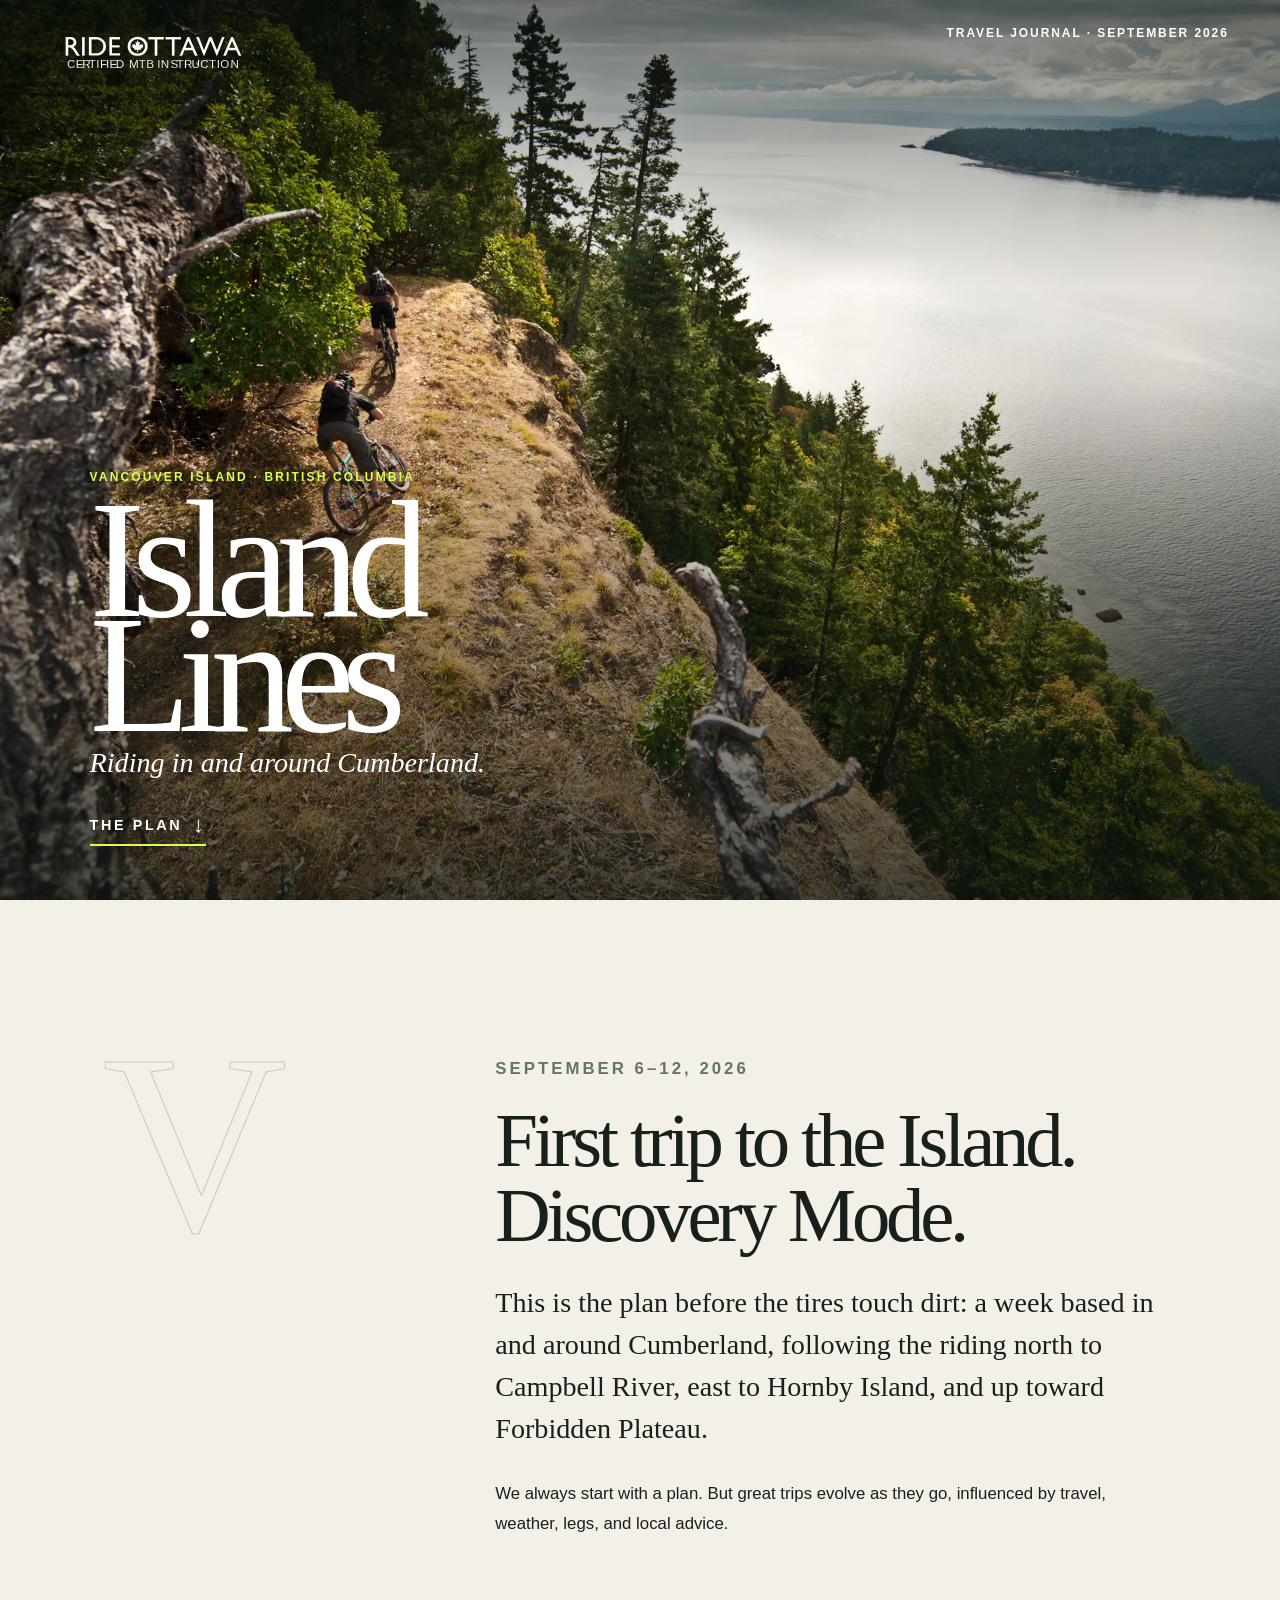
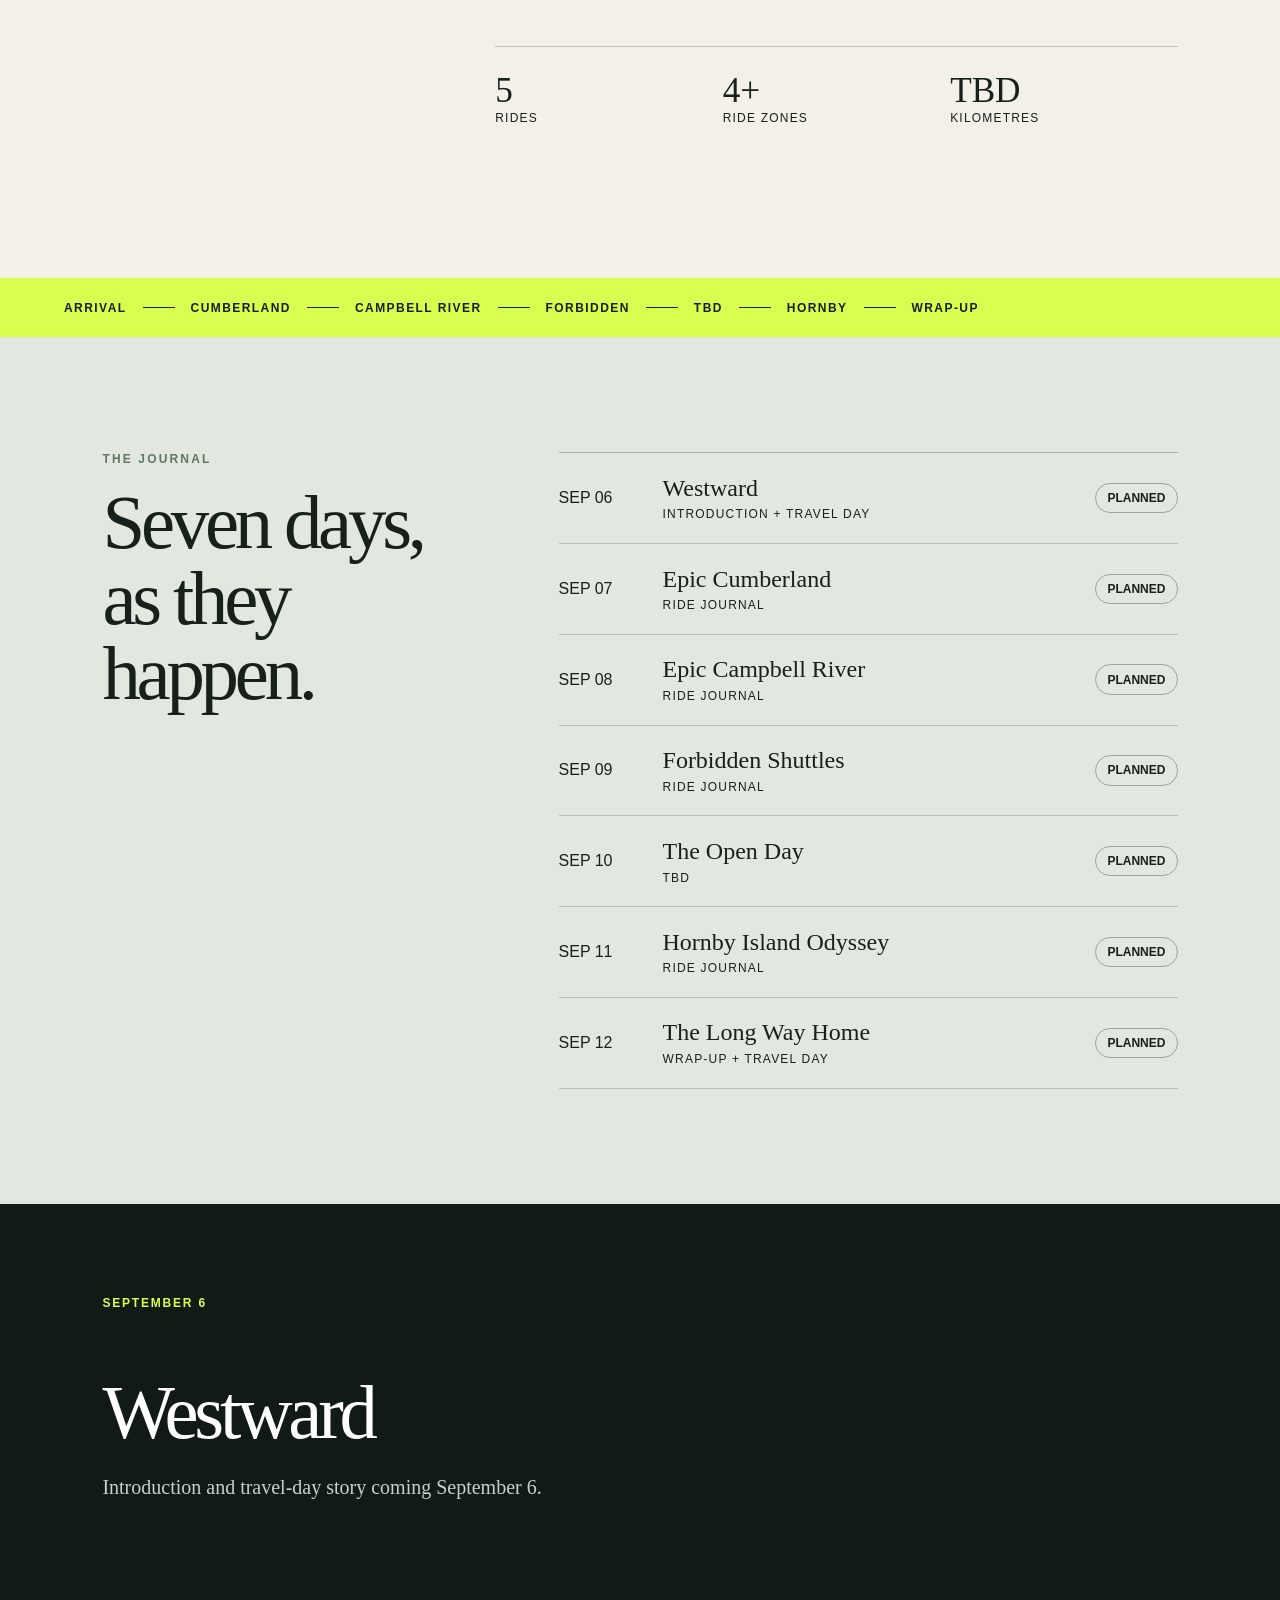
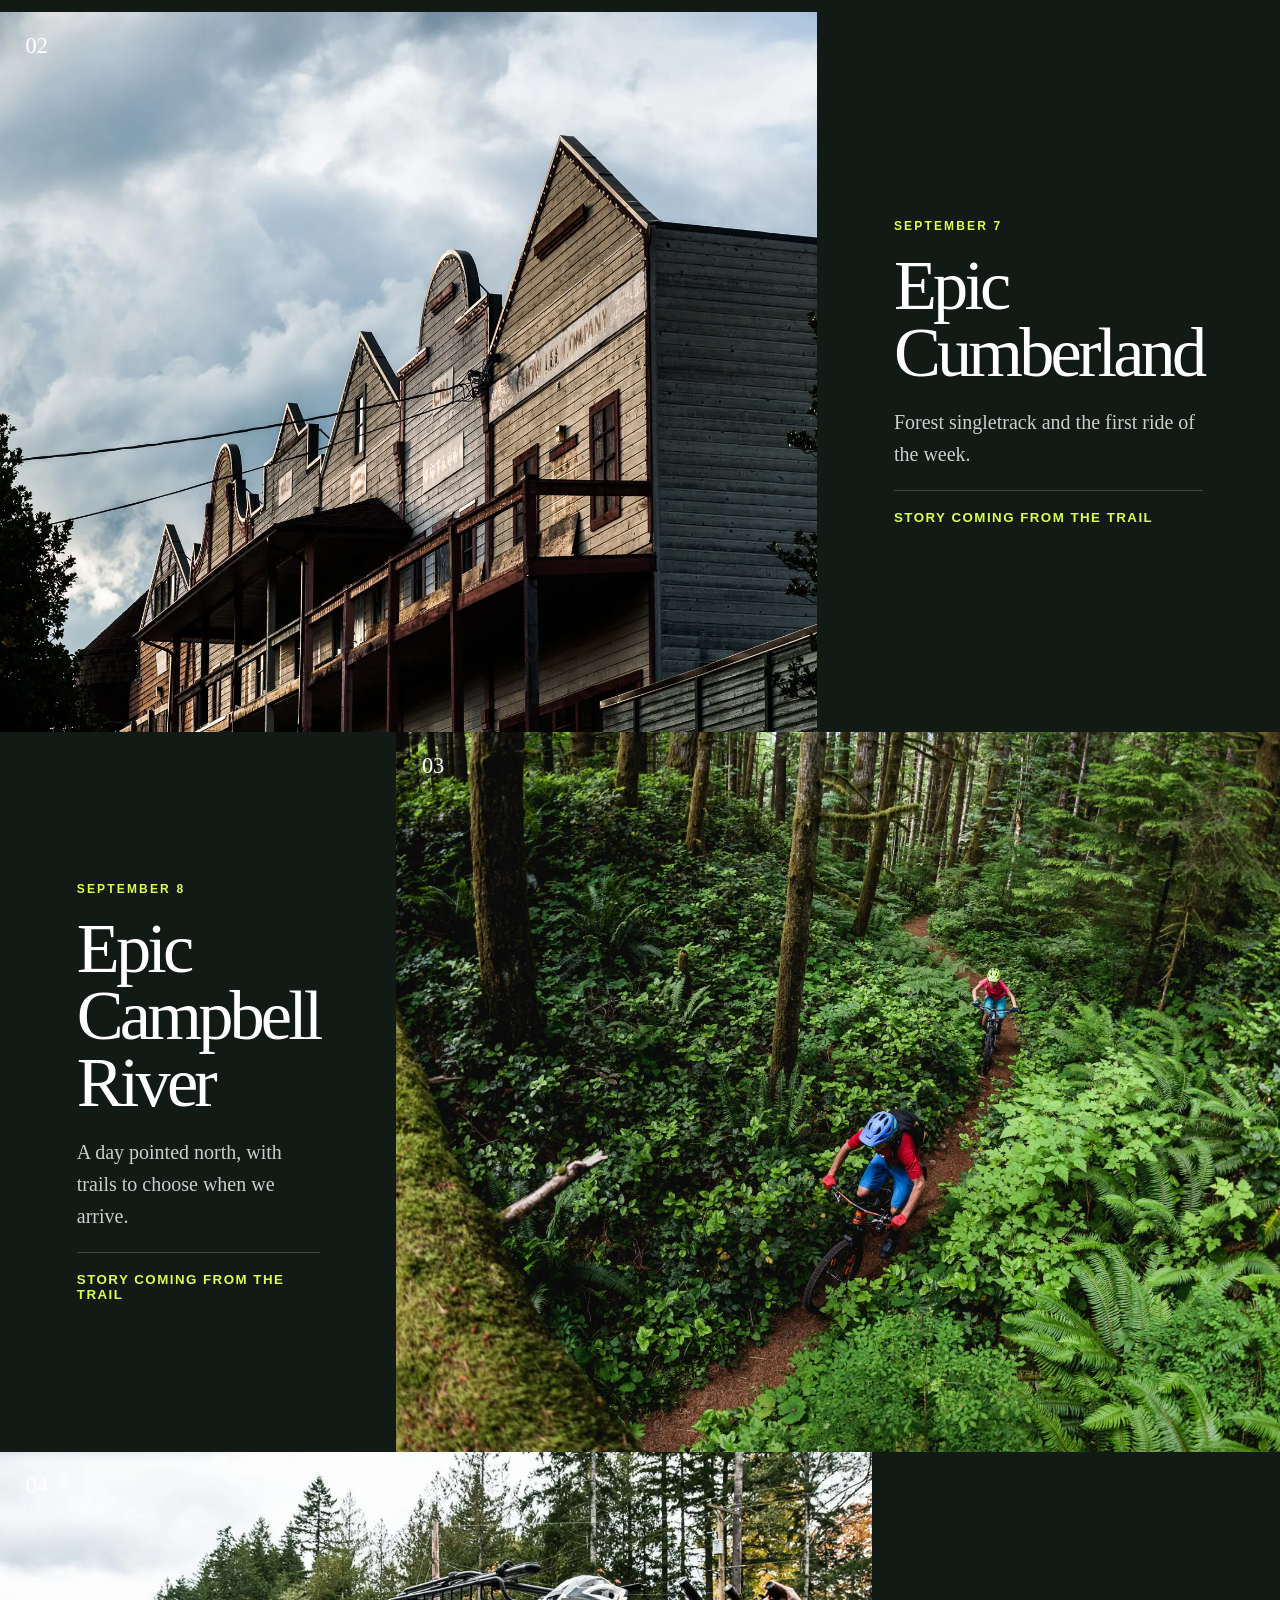
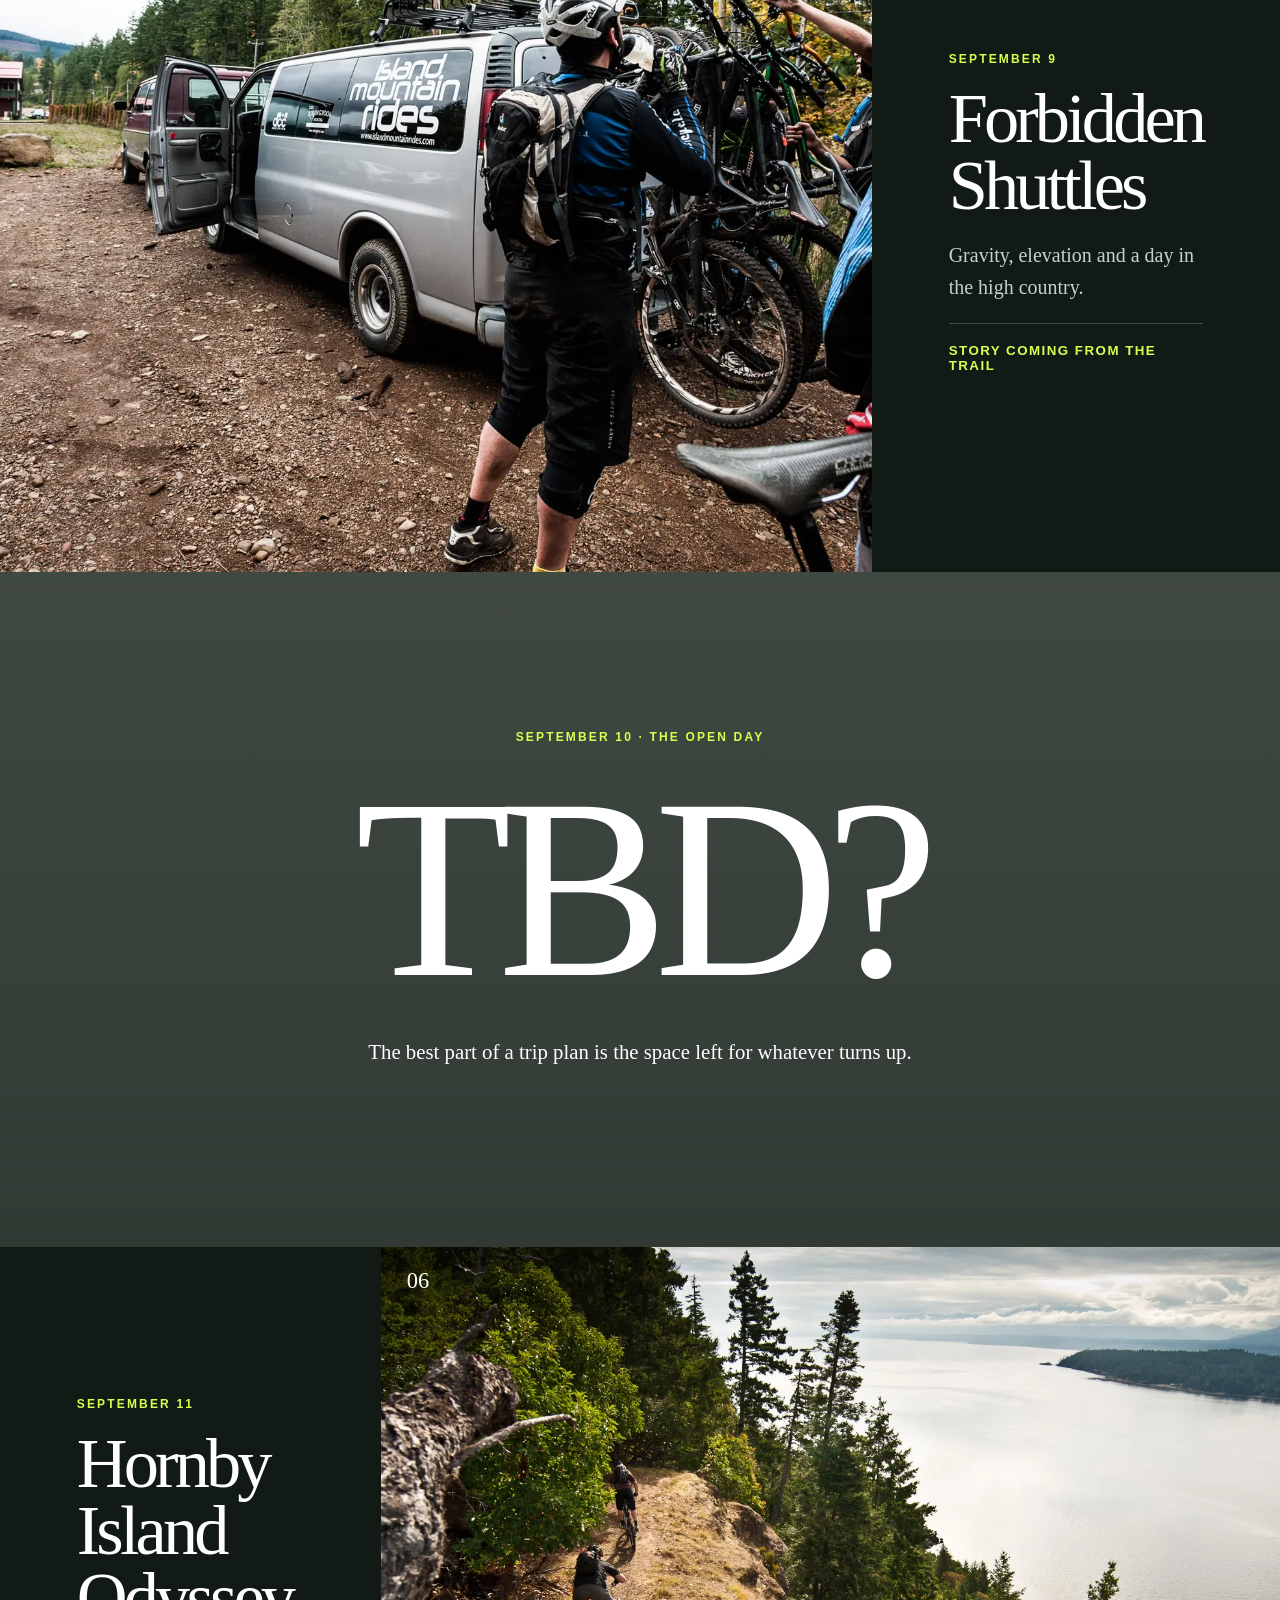
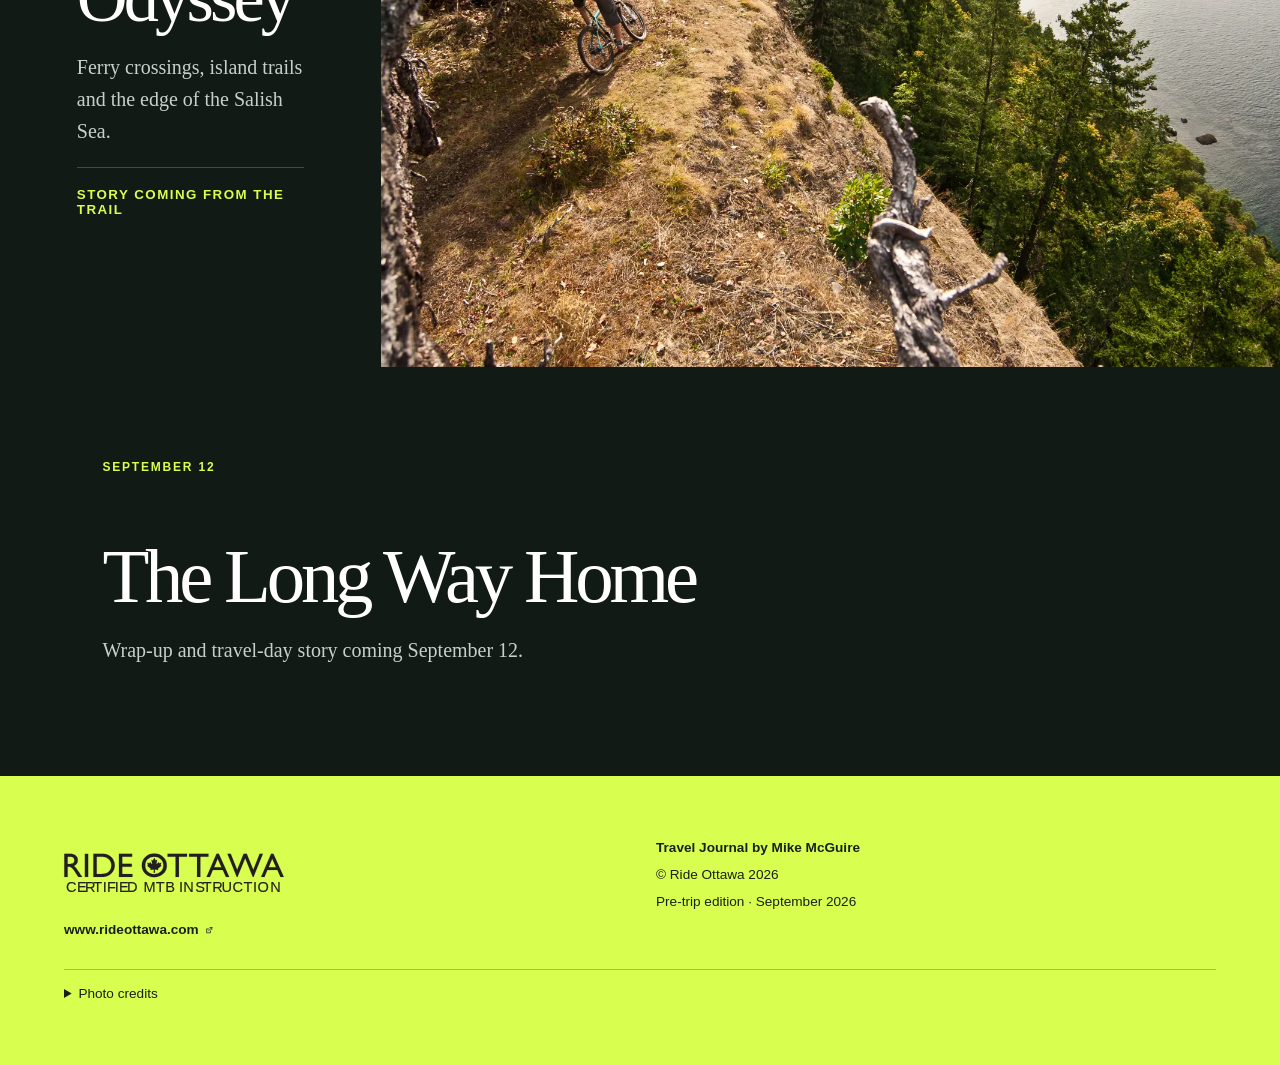
<file: index.html>
<!doctype html>
<html lang="en">
<head>
  <meta charset="utf-8">
  <meta name="viewport" content="width=device-width,initial-scale=1">
  <title>Island Lines | Ride Ottawa Travel Journal</title>
  <meta name="description" content="A Vancouver Island mountain-bike journey through Cumberland, Campbell River, Forbidden Plateau and Hornby Island, September 6–12, 2026.">
  <link rel="canonical" href="https://travel.rideottawa.com/">
  <meta property="og:type" content="website">
  <meta property="og:title" content="Island Lines — Riding in and around Cumberland">
  <meta property="og:description" content="Riding in and around Cumberland">
  <meta property="og:url" content="https://travel.rideottawa.com/">
  <meta property="og:image" content="https://travel.rideottawa.com/100-images/000-Main-Trip-Hero.webp">
  <meta name="twitter:card" content="summary_large_image">
  <meta name="twitter:title" content="Island Lines — Riding in and around Cumberland">
  <meta name="twitter:description" content="Riding in and around Cumberland">
  <meta name="twitter:image" content="https://travel.rideottawa.com/100-images/000-Main-Trip-Hero.webp">
  <link rel="stylesheet" href="/styles.css">
</head>
<body>
  <main>
    <section class="hero">
      <img src="/100-images/000-Main-Trip-Hero.webp" alt="Mountain bikers riding a coastal ridge above the Salish Sea on Vancouver Island">
      <div class="shade"></div>
      <div class="top"><a class="hero-brand" href="https://www.rideottawa.com/" aria-label="Visit Ride Ottawa"><img src="/100-images/logos/ride-ottawa-logo-white.svg" alt="Ride Ottawa"></a><span>TRAVEL JOURNAL · SEPTEMBER 2026</span></div>
      <div class="title"><p class="eyebrow">Vancouver Island · British Columbia</p><h1>Island<br>Lines</h1><p class="subtitle">Riding in and around Cumberland.</p><a class="down" href="#story">THE PLAN <span aria-hidden="true">↓</span></a></div>
    </section>

    <section class="intro" id="story">
      <div class="mark">V</div>
      <div class="intro-copy"><p class="eyebrow dark">September 6–12, 2026</p><h2>First trip to the Island. Discovery Mode.</h2><p class="lead">This is the plan before the tires touch dirt: a week based in and around Cumberland, following the riding north to Campbell River, east to Hornby Island, and up toward Forbidden Plateau.</p><p>We always start with a plan. But great trips evolve as they go, influenced by travel, weather, legs, and local advice.</p></div>
      <div class="facts"><div><strong>5</strong><span>rides</span></div><div><strong>4+</strong><span>ride zones</span></div><div><strong>TBD</strong><span>kilometres</span></div></div>
    </section>

    <div class="route"><span>Arrival</span><i></i><span>Cumberland</span><i></i><span>Campbell River</span><i></i><span>Forbidden</span><i></i><span>TBD</span><i></i><span>Hornby</span><i></i><span>Wrap-up</span></div>

    <section class="journal">
      <div><p class="eyebrow dark">The journal</p><h2>Seven days,<br>as they happen.</h2></div>
      <ol>
        <li><a href="#westward"><time>SEP 06</time><div><strong>Westward</strong><span>Introduction + travel day</span></div><b>Planned</b></a></li>
        <li><a href="#cumberland"><time>SEP 07</time><div><strong>Epic Cumberland</strong><span>Ride journal</span></div><b>Planned</b></a></li>
        <li><a href="#campbell-river"><time>SEP 08</time><div><strong>Epic Campbell River</strong><span>Ride journal</span></div><b>Planned</b></a></li>
        <li><a href="#forbidden-plateau"><time>SEP 09</time><div><strong>Forbidden Shuttles</strong><span>Ride journal</span></div><b>Planned</b></a></li>
        <li><a href="#open-day"><time>SEP 10</time><div><strong>The Open Day</strong><span>TBD</span></div><b>Planned</b></a></li>
        <li><a href="#hornby-island"><time>SEP 11</time><div><strong>Hornby Island Odyssey</strong><span>Ride journal</span></div><b>Planned</b></a></li>
        <li><a href="#long-way-home"><time>SEP 12</time><div><strong>The Long Way Home</strong><span>Wrap-up + travel day</span></div><b>Planned</b></a></li>
      </ol>
    </section>

    <section class="text-entry" id="westward">
      <div class="text-entry-date"><time>September 6</time></div>
      <div><h2>Westward</h2><p>Introduction and travel-day story coming September 6.</p></div>
    </section>

    <section class="chapters">
      <article id="cumberland"><figure><img src="/100-images/000-Cumberland.webp" alt="Historic wooden buildings beneath a dramatic sky in Cumberland, British Columbia"><em>02</em></figure><div><p class="eyebrow">September 7</p><h2>Epic Cumberland</h2><p>Forest singletrack and the first ride of the week.</p><small>STORY COMING FROM THE TRAIL</small></div></article>
      <article class="reverse" id="campbell-river"><figure><img src="/100-images/000-Campbell-River.webp" alt="Mountain bikers winding through dense green forest near Campbell River"><em>03</em></figure><div><p class="eyebrow">September 8</p><h2>Epic Campbell River</h2><p>A day pointed north, with trails to choose when we arrive.</p><small>STORY COMING FROM THE TRAIL</small></div></article>
      <article id="forbidden-plateau"><figure><img src="/100-images/000-Forbidden-Plateau.webp" alt="Riders loading mountain bikes onto a shuttle van at Forbidden Plateau"><em>04</em></figure><div><p class="eyebrow">September 9</p><h2>Forbidden Shuttles</h2><p>Gravity, elevation and a day in the high country.</p><small>STORY COMING FROM THE TRAIL</small></div></article>
    </section>

    <section class="unknown" id="open-day"><div><p class="eyebrow">September 10 · The open day</p><h2>TBD?</h2><p>The best part of a trip plan is the space left for whatever turns up.</p></div></section>

    <section class="chapters">
      <article class="reverse" id="hornby-island"><figure><img src="/100-images/000-Hornby-Island.webp" alt="Mountain bikers riding a coastal ridge above the water on Hornby Island"><em>06</em></figure><div><p class="eyebrow">September 11</p><h2>Hornby Island Odyssey</h2><p>Ferry crossings, island trails and the edge of the Salish Sea.</p><small>STORY COMING FROM THE TRAIL</small></div></article>
    </section>

    <section class="text-entry" id="long-way-home">
      <div class="text-entry-date"><time>September 12</time></div>
      <div><h2>The Long Way Home</h2><p>Wrap-up and travel-day story coming September 12.</p></div>
    </section>
  </main>
  <footer>
    <div class="footer-brand"><a class="footer-logo-link" href="https://www.rideottawa.com/" aria-label="Visit Ride Ottawa"><img src="/100-images/logos/ride-ottawa-logo-black.svg" alt="Ride Ottawa"></a><a class="website-link" href="https://www.rideottawa.com/" target="_blank" rel="noopener">www.rideottawa.com <svg class="external-link-icon" viewBox="0 0 24 24" fill="none" stroke="currentColor" stroke-width="1.75" aria-hidden="true"><path stroke-linecap="round" stroke-linejoin="round" d="M13.5 6H18m0 0v4.5M18 6l-7.5 7.5M15 13.5V18H6V9h4.5"/></svg></a></div>
    <div class="footer-meta"><strong>Travel Journal by Mike McGuire</strong><span>© Ride Ottawa 2026</span><span>Pre-trip edition · September 2026</span></div>
    <details><summary>Photo credits</summary><p>Photographs courtesy of <a href="https://www.islandmountainrides.com/">Island Mountain Rides</a>, Vancouver Island, BC, Canada. Photography by <a href="https://www.davesilverphotography.com/">Dave Silver Photography</a>.</p></details>
  </footer>
</body>
</html>
</file>
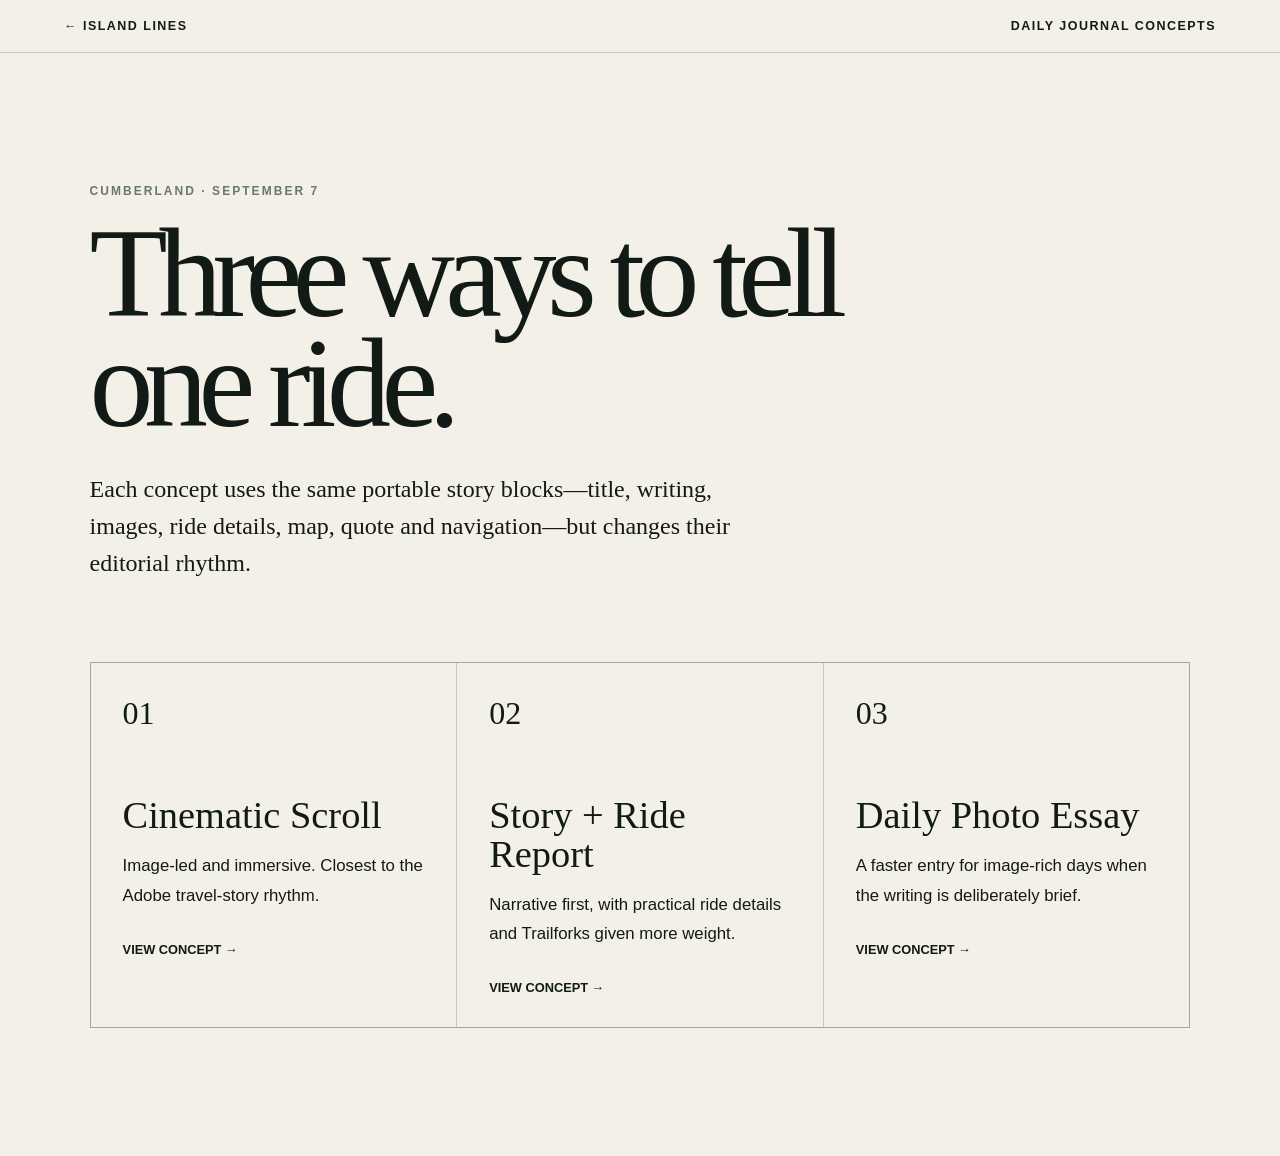
<file: concepts/index.html>
<!doctype html><html lang="en"><head><meta charset="utf-8"><meta name="viewport" content="width=device-width,initial-scale=1"><title>Daily Journal Concepts | Island Lines</title><link rel="stylesheet" href="/concepts/journal-concepts.css"></head><body class="hub"><header class="concept-nav"><a href="/">← Island Lines</a><span>Daily journal concepts</span></header><main><section class="hub-intro"><p class="kicker">Cumberland · September 7</p><h1>Three ways to tell one ride.</h1><p>Each concept uses the same portable story blocks—title, writing, images, ride details, map, quote and navigation—but changes their editorial rhythm.</p></section><section class="concept-grid"><a href="/concepts/cinematic.html"><span>01</span><h2>Cinematic Scroll</h2><p>Image-led and immersive. Closest to the Adobe travel-story rhythm.</p><b>View concept →</b></a><a href="/concepts/ride-report.html"><span>02</span><h2>Story + Ride Report</h2><p>Narrative first, with practical ride details and Trailforks given more weight.</p><b>View concept →</b></a><a href="/concepts/photo-essay.html"><span>03</span><h2>Daily Photo Essay</h2><p>A faster entry for image-rich days when the writing is deliberately brief.</p><b>View concept →</b></a></section></main></body></html>
</file>
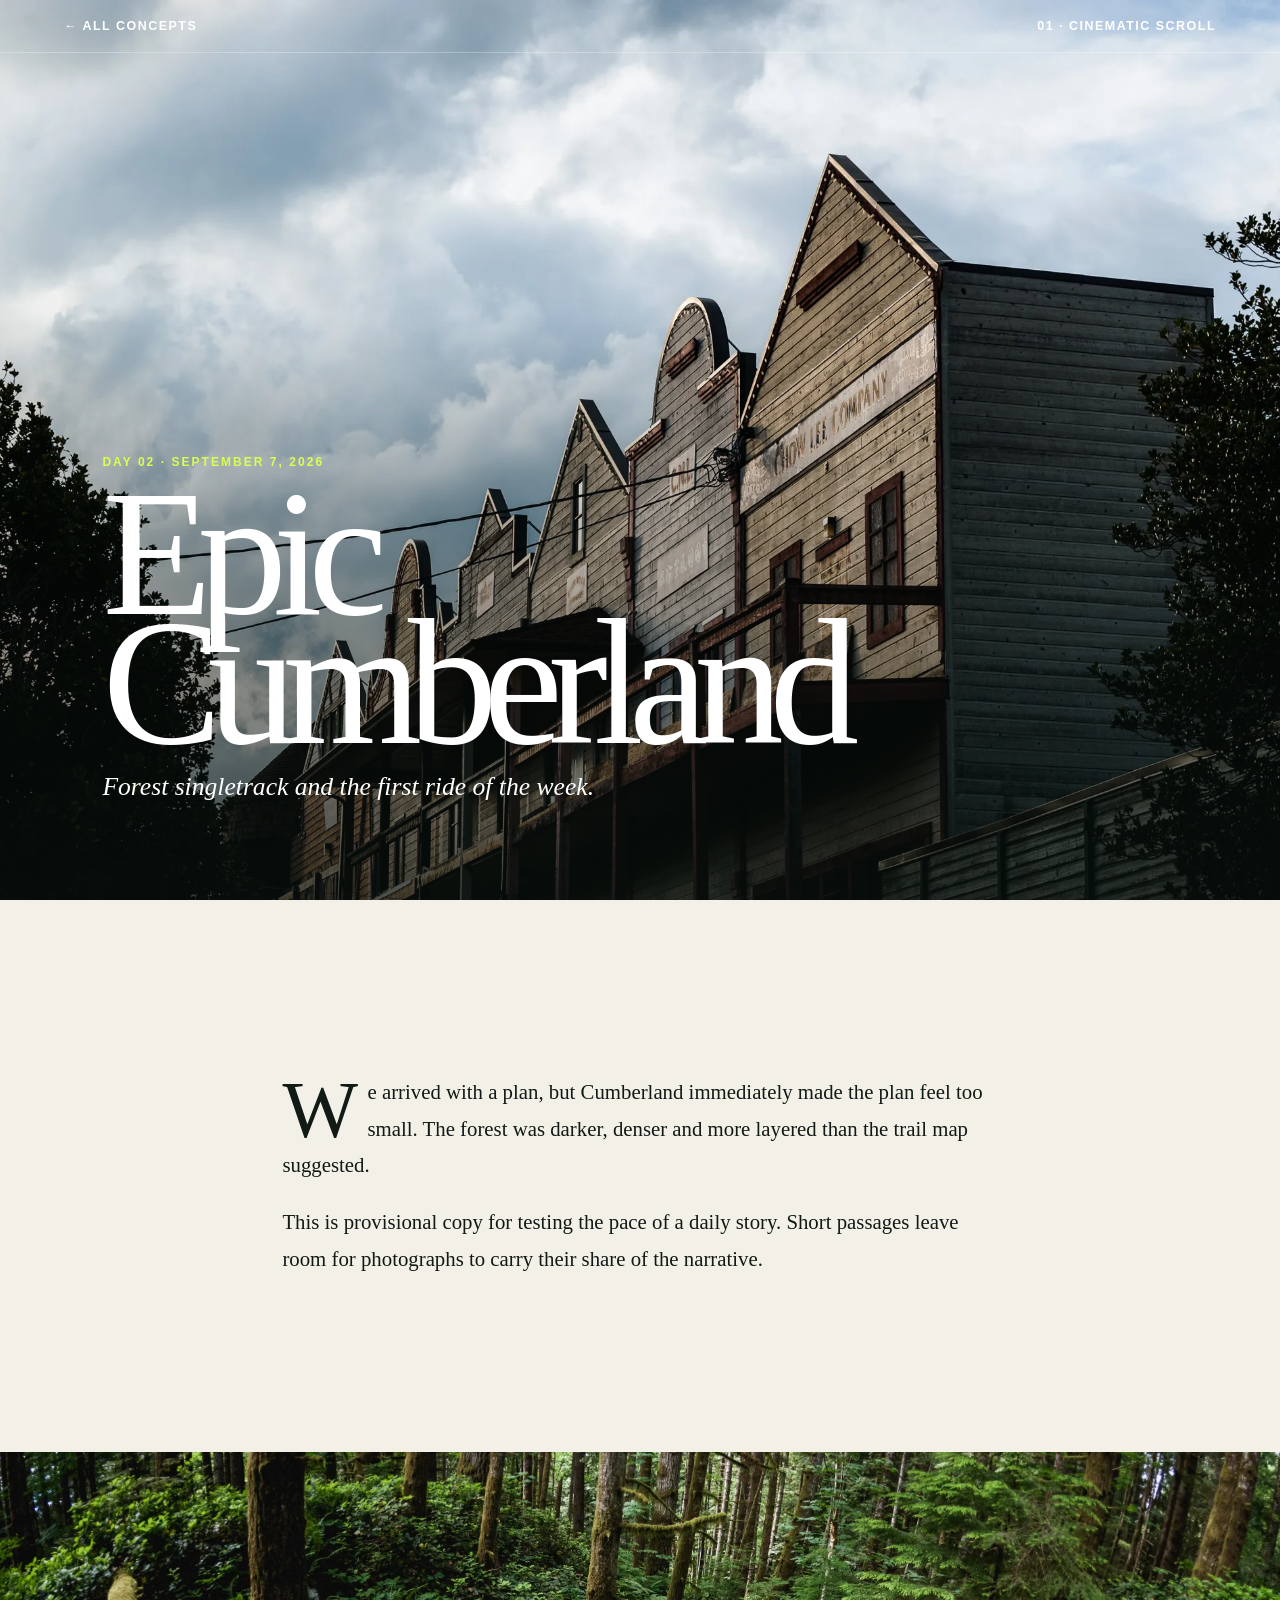
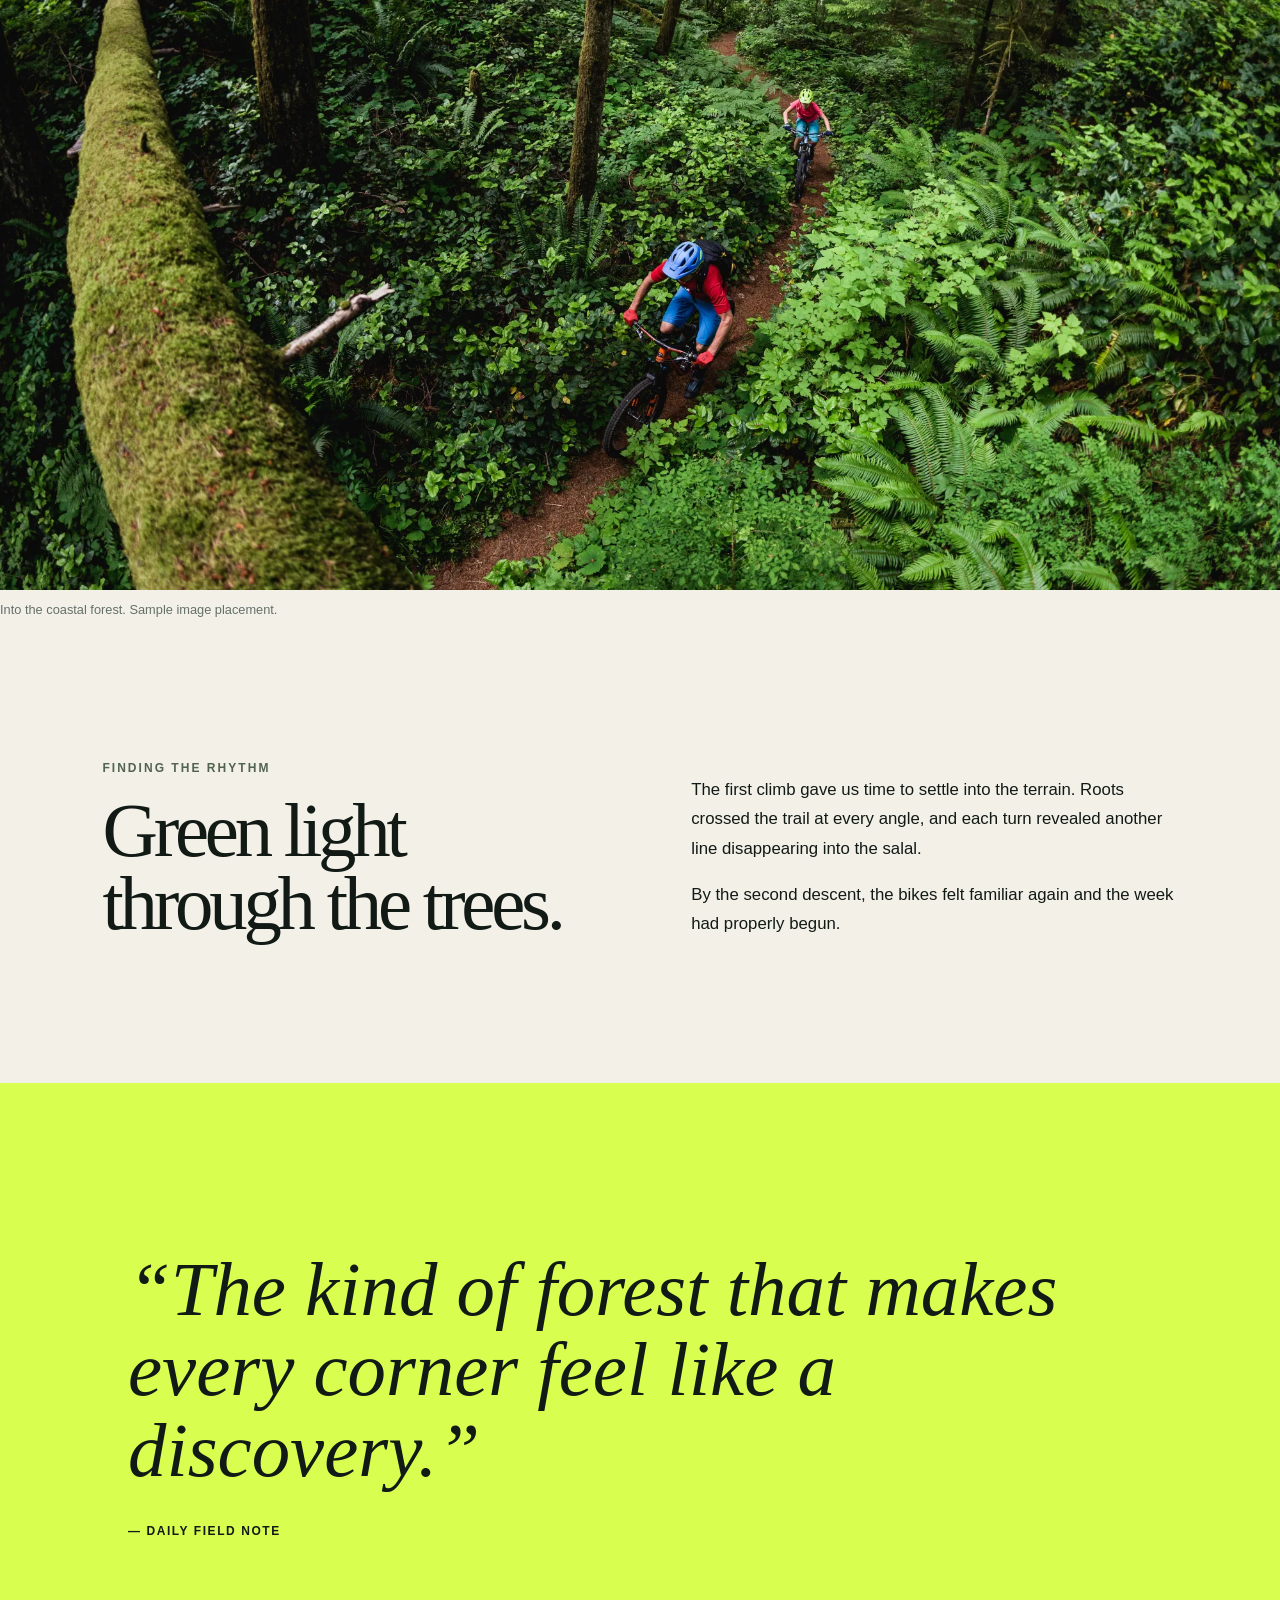
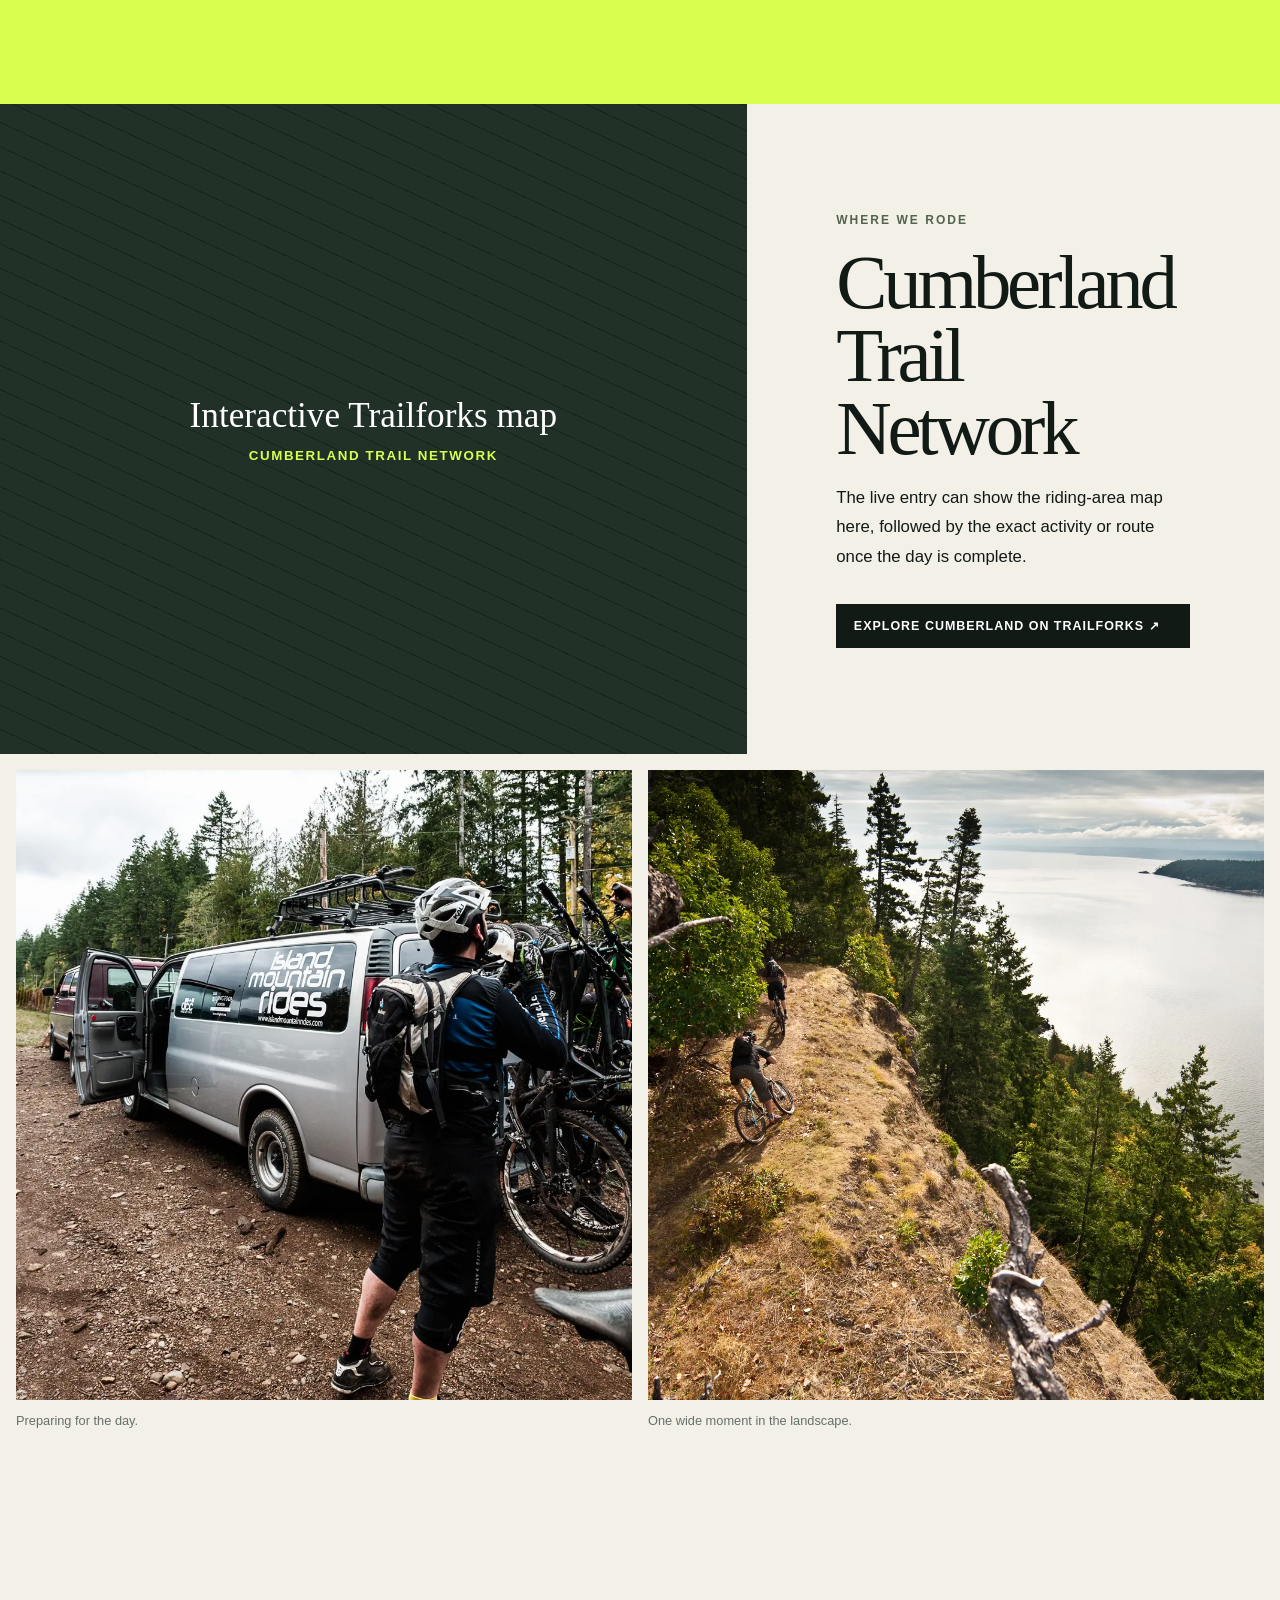
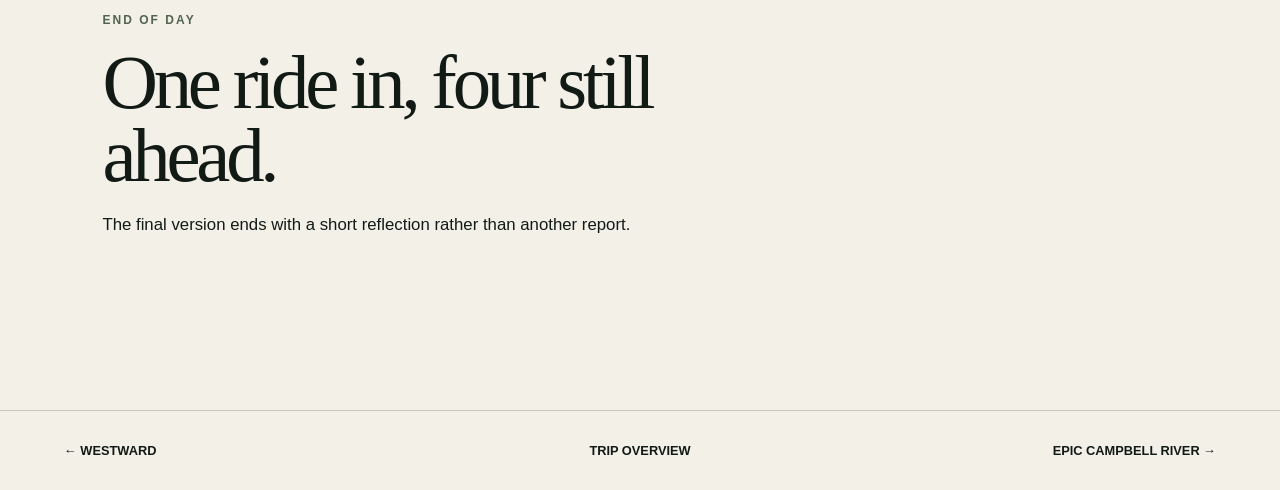
<file: concepts/cinematic.html>
<!doctype html><html lang="en"><head><meta charset="utf-8"><meta name="viewport" content="width=device-width,initial-scale=1"><title>Cinematic Scroll | Journal Concept</title><link rel="stylesheet" href="/concepts/journal-concepts.css"></head><body><header class="concept-nav dark-nav"><a href="/concepts/">← All concepts</a><span>01 · Cinematic Scroll</span></header><main class="cinematic"><section class="story-hero"><img src="/100-images/000-Cumberland.webp" alt="Historic Cumberland beneath an evening sky"><div class="story-hero-copy"><p class="kicker">Day 02 · September 7, 2026</p><h1>Epic<br>Cumberland</h1><p>Forest singletrack and the first ride of the week.</p></div></section><article><section class="opening-copy"><p class="dropcap">We arrived with a plan, but Cumberland immediately made the plan feel too small. The forest was darker, denser and more layered than the trail map suggested.</p><p>This is provisional copy for testing the pace of a daily story. Short passages leave room for photographs to carry their share of the narrative.</p></section><figure class="wide-photo"><img src="/100-images/000-Campbell-River.webp" alt="Riders moving through dense coastal forest"><figcaption>Into the coastal forest. Sample image placement.</figcaption></figure><section class="split-story"><div><p class="kicker ink">Finding the rhythm</p><h2>Green light through the trees.</h2></div><div><p>The first climb gave us time to settle into the terrain. Roots crossed the trail at every angle, and each turn revealed another line disappearing into the salal.</p><p>By the second descent, the bikes felt familiar again and the week had properly begun.</p></div></section><blockquote>“The kind of forest that makes every corner feel like a discovery.”<cite>— Daily field note</cite></blockquote><section class="map-block"><div class="map-placeholder"><span>Interactive Trailforks map</span><small>Cumberland Trail Network</small></div><div class="map-copy"><p class="kicker ink">Where we rode</p><h2>Cumberland Trail Network</h2><p>The live entry can show the riding-area map here, followed by the exact activity or route once the day is complete.</p><a class="button" href="https://www.trailforks.com/region/cumberland-trail-network/">Explore Cumberland on Trailforks ↗</a></div></section><section class="image-pair"><figure><img src="/100-images/000-Forbidden-Plateau.webp" alt="Bikes being prepared beside a shuttle van"><figcaption>Preparing for the day.</figcaption></figure><figure><img src="/100-images/000-Hornby-Island.webp" alt="Riders on an exposed coastal trail"><figcaption>One wide moment in the landscape.</figcaption></figure></section><section class="closing"><p class="kicker ink">End of day</p><h2>One ride in, four still ahead.</h2><p>The final version ends with a short reflection rather than another report.</p></section></article><nav class="day-nav"><a href="#">← Westward</a><a href="/">Trip overview</a><a href="#">Epic Campbell River →</a></nav></main></body></html>
</file>
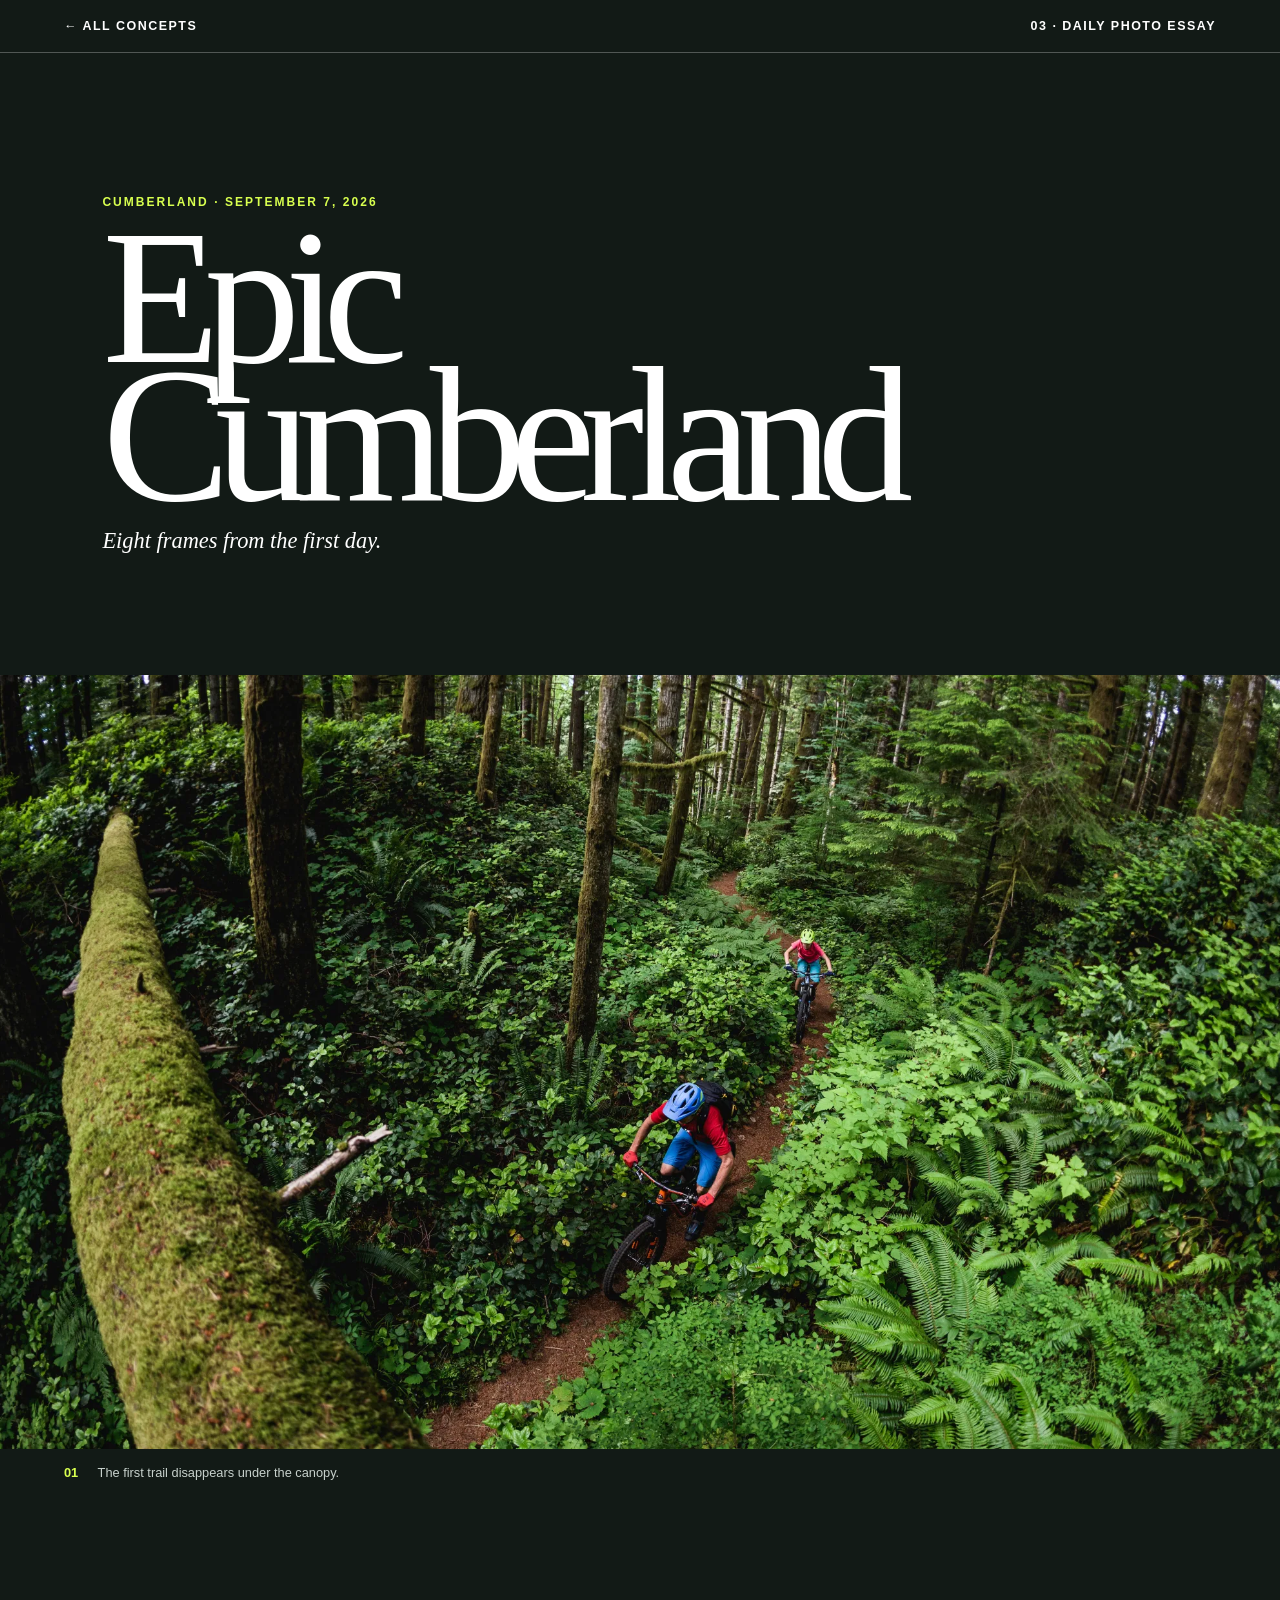
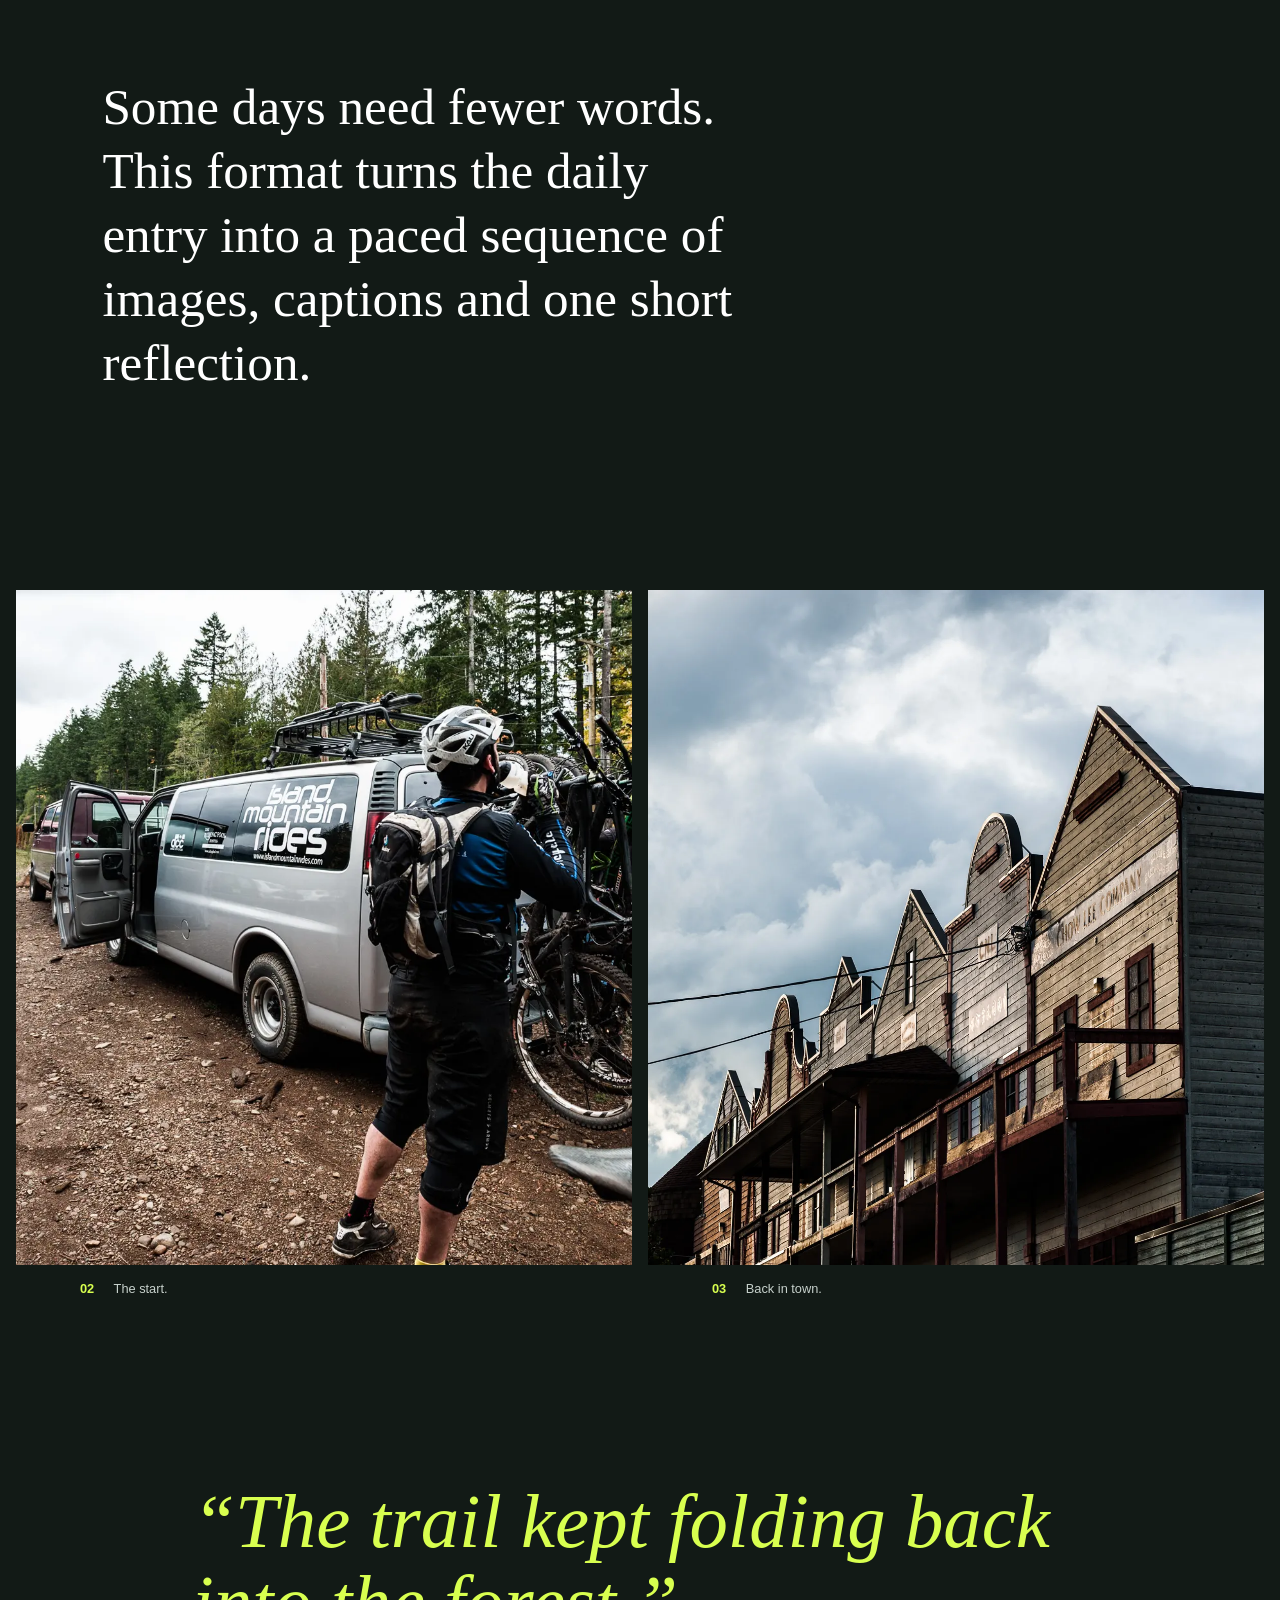
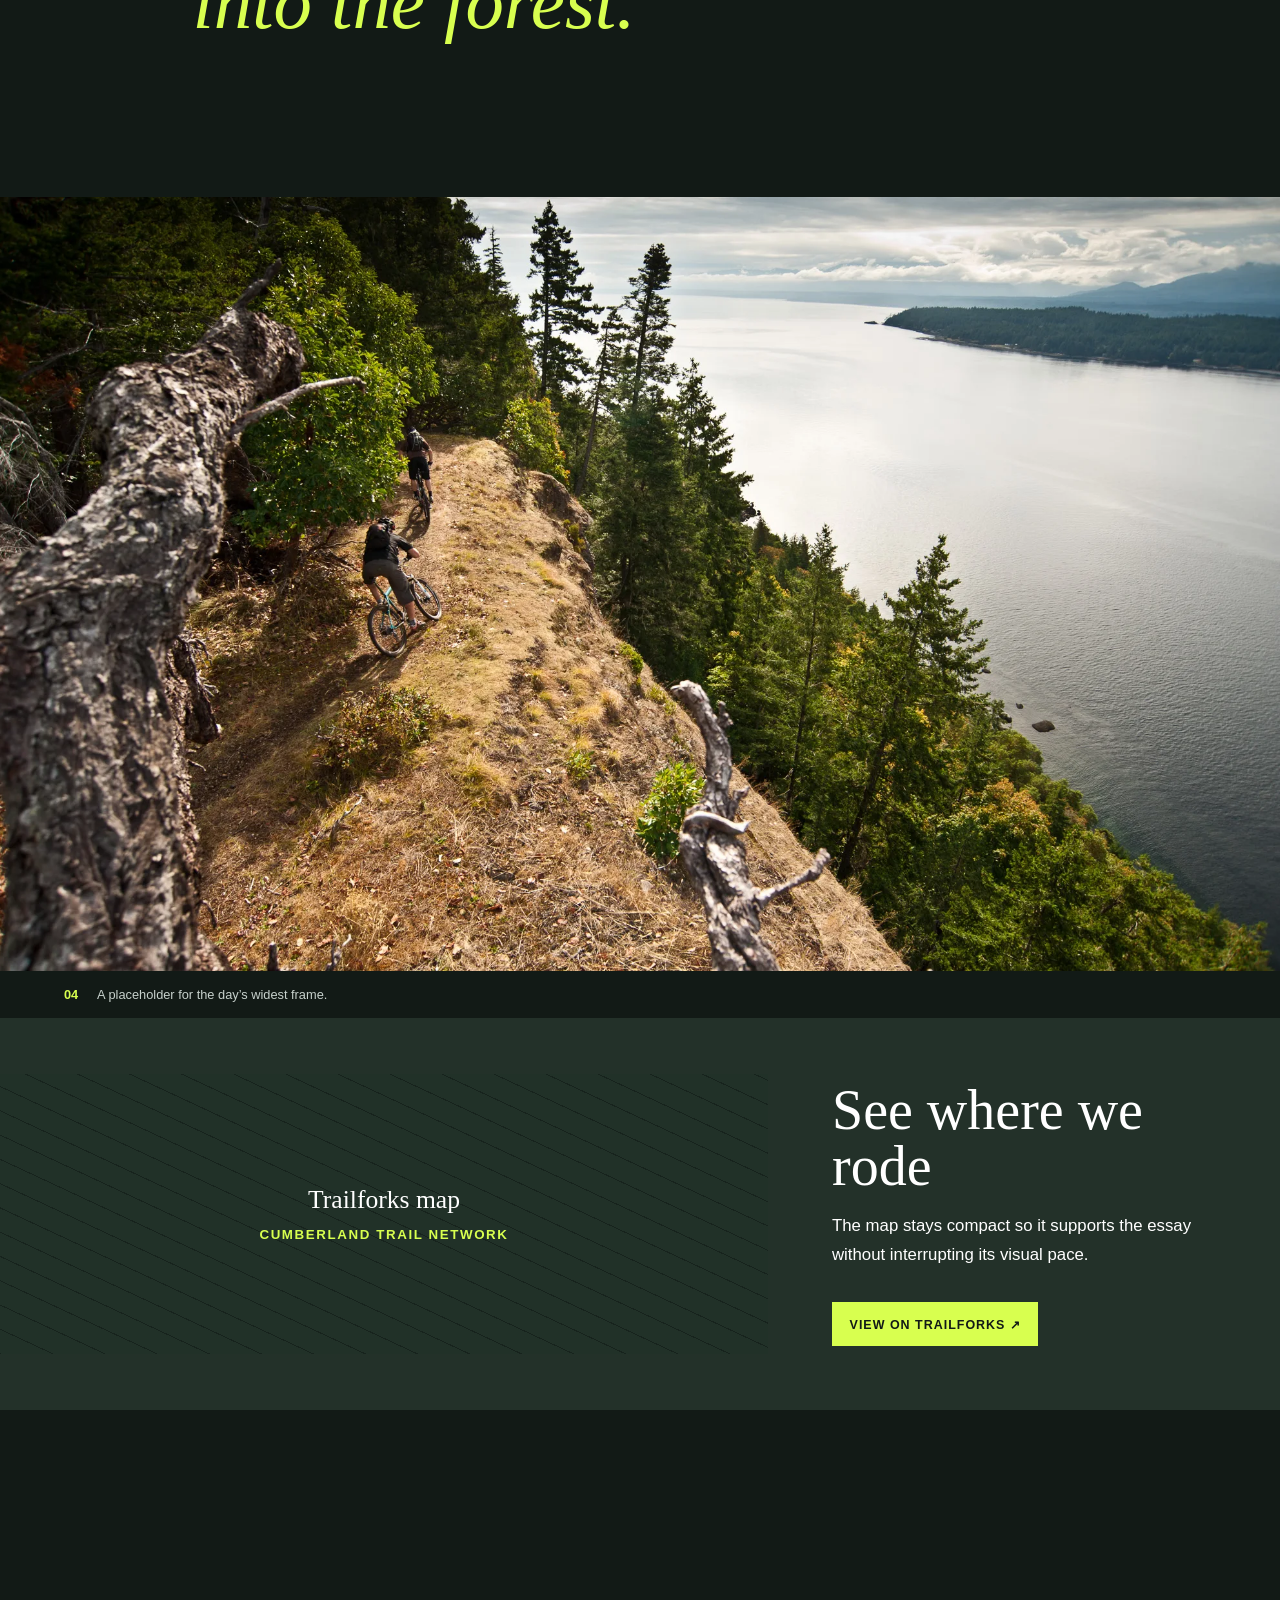
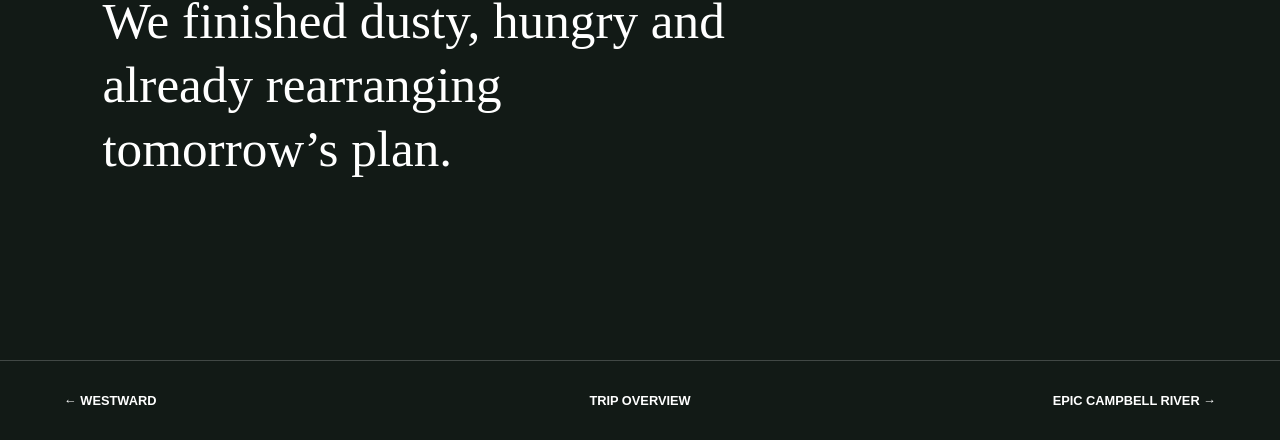
<file: concepts/photo-essay.html>
<!doctype html><html lang="en"><head><meta charset="utf-8"><meta name="viewport" content="width=device-width,initial-scale=1"><title>Daily Photo Essay | Journal Concept</title><link rel="stylesheet" href="/concepts/journal-concepts.css"></head><body class="photo-page"><header class="concept-nav dark-nav"><a href="/concepts/">← All concepts</a><span>03 · Daily Photo Essay</span></header><main class="photo-essay"><section class="photo-title"><p class="kicker">Cumberland · September 7, 2026</p><h1>Epic<br>Cumberland</h1><p>Eight frames from the first day.</p></section><figure class="photo-full"><img src="/100-images/000-Campbell-River.webp" alt="Riders moving through dense coastal forest"><figcaption><b>01</b> The first trail disappears under the canopy.</figcaption></figure><section class="photo-note"><p>Some days need fewer words. This format turns the daily entry into a paced sequence of images, captions and one short reflection.</p></section><div class="photo-duo"><figure><img src="/100-images/000-Forbidden-Plateau.webp" alt="Bikes beside a shuttle van"><figcaption><b>02</b> The start.</figcaption></figure><figure><img src="/100-images/000-Cumberland.webp" alt="Historic Cumberland beneath a wide sky"><figcaption><b>03</b> Back in town.</figcaption></figure></div><blockquote>“The trail kept folding back into the forest.”</blockquote><figure class="photo-full"><img src="/100-images/000-Hornby-Island.webp" alt="Riders traversing an exposed coastal ridge"><figcaption><b>04</b> A placeholder for the day’s widest frame.</figcaption></figure><section class="photo-map"><div class="map-placeholder compact"><span>Trailforks map</span><small>Cumberland Trail Network</small></div><div><h2>See where we rode</h2><p>The map stays compact so it supports the essay without interrupting its visual pace.</p><a class="button light" href="https://www.trailforks.com/region/cumberland-trail-network/">View on Trailforks ↗</a></div></section><section class="photo-ending"><p>We finished dusty, hungry and already rearranging tomorrow’s plan.</p></section><nav class="day-nav dark-day-nav"><a href="#">← Westward</a><a href="/">Trip overview</a><a href="#">Epic Campbell River →</a></nav></main></body></html>
</file>
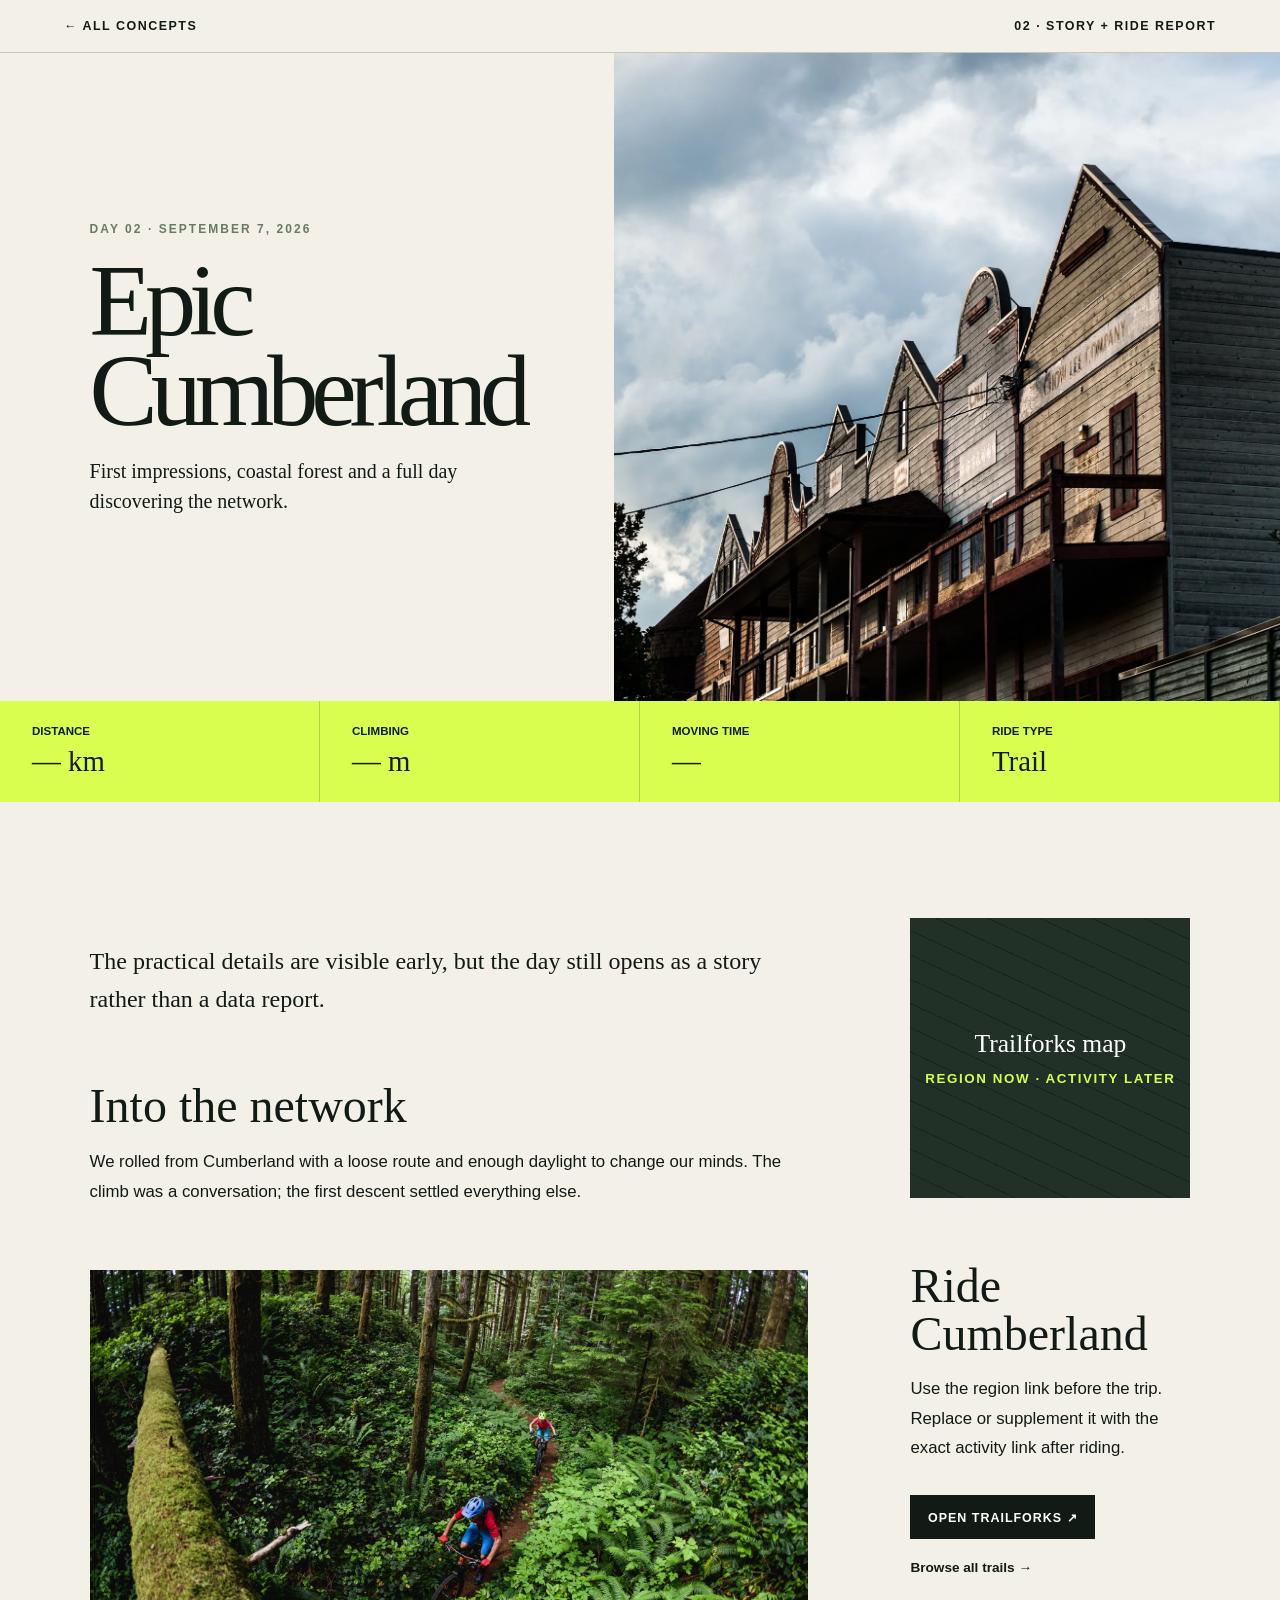
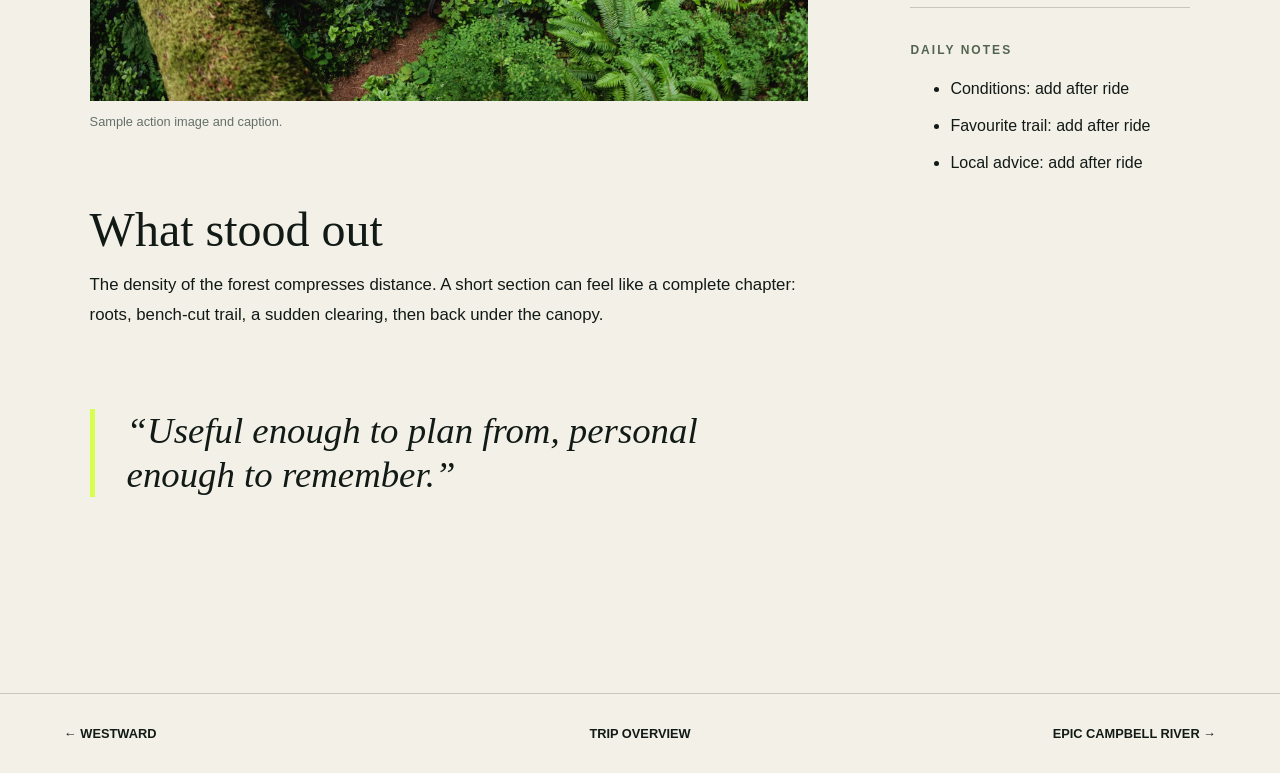
<file: concepts/ride-report.html>
<!doctype html><html lang="en"><head><meta charset="utf-8"><meta name="viewport" content="width=device-width,initial-scale=1"><title>Story + Ride Report | Journal Concept</title><link rel="stylesheet" href="/concepts/journal-concepts.css"></head><body><header class="concept-nav"><a href="/concepts/">← All concepts</a><span>02 · Story + Ride Report</span></header><main class="report"><section class="report-head"><div><p class="kicker">Day 02 · September 7, 2026</p><h1>Epic Cumberland</h1><p>First impressions, coastal forest and a full day discovering the network.</p></div><img src="/100-images/000-Cumberland.webp" alt="Historic Cumberland beneath an evening sky"></section><section class="ride-strip"><div><span>Distance</span><strong>— km</strong></div><div><span>Climbing</span><strong>— m</strong></div><div><span>Moving time</span><strong>—</strong></div><div><span>Ride type</span><strong>Trail</strong></div></section><article class="report-body"><div class="report-story"><p class="lead">The practical details are visible early, but the day still opens as a story rather than a data report.</p><h2>Into the network</h2><p>We rolled from Cumberland with a loose route and enough daylight to change our minds. The climb was a conversation; the first descent settled everything else.</p><figure><img src="/100-images/000-Campbell-River.webp" alt="Riders moving through dense forest"><figcaption>Sample action image and caption.</figcaption></figure><h2>What stood out</h2><p>The density of the forest compresses distance. A short section can feel like a complete chapter: roots, bench-cut trail, a sudden clearing, then back under the canopy.</p><blockquote>“Useful enough to plan from, personal enough to remember.”</blockquote></div><aside><div class="map-placeholder compact"><span>Trailforks map</span><small>Region now · activity later</small></div><h2>Ride Cumberland</h2><p>Use the region link before the trip. Replace or supplement it with the exact activity link after riding.</p><a class="button" href="https://www.trailforks.com/region/cumberland-trail-network/">Open Trailforks ↗</a><a class="text-link" href="https://www.trailforks.com/region/cumberland-trail-network/trails/">Browse all trails →</a><hr><p class="kicker ink">Daily notes</p><ul><li>Conditions: add after ride</li><li>Favourite trail: add after ride</li><li>Local advice: add after ride</li></ul></aside></article><nav class="day-nav"><a href="#">← Westward</a><a href="/">Trip overview</a><a href="#">Epic Campbell River →</a></nav></main></body></html>
</file>
<file: styles.css>
:root{--ink:#18201c;--paper:#f3f0e8;--lime:#d8ff4f;--fog:#c7d1cc}
*{box-sizing:border-box}
html{scroll-behavior:smooth;scroll-padding-top:1.5rem}
body{margin:0;background:var(--paper);color:var(--ink);font-family:Arial,Helvetica,sans-serif}
a{color:inherit;text-decoration:none}
a:focus-visible{outline:3px solid currentColor;outline-offset:5px}
img{display:block}
.hero{position:relative;min-height:100svh;overflow:hidden;color:#fff}
.hero>img,.shade{position:absolute;inset:0;width:100%;height:100%}
.hero>img{object-fit:cover}
.shade{background:linear-gradient(180deg,#0a120f88,transparent 32%),linear-gradient(0deg,#0a120fbb,transparent 58%)}
.top{position:absolute;inset:0 0 auto;display:flex;align-items:flex-start;justify-content:space-between;padding:1.6rem clamp(1.25rem,4vw,4.5rem);font-size:.75rem;font-weight:700;letter-spacing:.16em}
.hero-brand img{width:clamp(9rem,16vw,14rem);height:auto}
.title{position:absolute;left:clamp(1.25rem,7vw,7rem);bottom:clamp(2.25rem,6vh,4.5rem);width:min(780px,88vw)}
.eyebrow{margin:0 0 1.2rem;color:var(--lime);font-size:.75rem;font-weight:800;letter-spacing:.18em;text-transform:uppercase}
.dark{color:#617765}
.title h1{margin:0;font:400 clamp(4.2rem,13.6vw,10.4rem)/.69 Georgia,serif;letter-spacing:-.08em}
.subtitle{margin:.9rem 0 0;font:italic clamp(1.2rem,2.2vw,2rem) Georgia,serif}
.down{display:inline-flex;align-items:center;gap:.65rem;margin-top:1.65rem;padding:.65rem 0;border-bottom:2px solid var(--lime);font-size:.9rem;font-weight:800;letter-spacing:.18em}
.down span{font-size:1.4rem;line-height:.8}
.intro{display:grid;grid-template-columns:.8fr 1.8fr;gap:clamp(2rem,7vw,7rem);padding:clamp(6rem,12vw,12rem) clamp(1.4rem,8vw,9rem)}
.mark{color:transparent;font:clamp(7rem,20vw,18rem)/.7 Georgia,serif;-webkit-text-stroke:1px #18201c33}
.intro h2,.journal h2,.unknown h2,.text-entry h2{margin:0;font:400 clamp(3rem,6vw,6rem)/.98 Georgia,serif;letter-spacing:-.055em}
.intro-copy p{max-width:660px;font-size:1.05rem;line-height:1.8}
.intro-copy .lead{font:clamp(1.3rem,2.2vw,1.8rem)/1.5 Georgia,serif}
.facts{grid-column:2;display:grid;grid-template-columns:repeat(3,1fr);border-top:1px solid #18201c38}
.facts div{display:grid;padding-top:1.5rem}
.facts strong{font:2.2rem Georgia,serif}
.facts span,.journal span{font-size:.75rem;letter-spacing:.1em;text-transform:uppercase}
.route{display:flex;gap:1rem;align-items:center;overflow:auto;padding:1.4rem 5vw;background:var(--lime);font-size:.75rem;font-weight:800;letter-spacing:.12em;text-transform:uppercase;white-space:nowrap}
.route i{width:2rem;height:1px;background:var(--ink)}
.journal{display:grid;grid-template-columns:.8fr 1.4fr;gap:8vw;padding:9vw 8vw;background:#e2e7df}
.journal ol{margin:0;padding:0;list-style:none;border-top:1px solid #18201c44}
.journal li{border-bottom:1px solid #18201c33}
.journal li>a{display:grid;grid-template-columns:5rem 1fr auto;gap:1.5rem;align-items:center;padding:1.35rem 0;transition:padding .2s ease,color .2s ease}
.journal li>a:hover{padding-left:.65rem;color:#4f6712}
.journal li div{display:flex;flex-direction:column;gap:.35rem}
.journal li strong{font:1.5rem Georgia,serif}
.journal b{padding:.45rem .7rem;border:1px solid #18201c55;border-radius:2rem;font-size:.75rem;text-transform:uppercase}
.text-entry{min-height:42vh;padding:clamp(4.5rem,7vw,7rem) clamp(1.4rem,8vw,9rem);background:#121a16;color:#fff;scroll-margin-top:1.5rem}
.text-entry>div{width:min(920px,100%)}
.text-entry-date time{color:var(--lime);font-size:.75rem;font-weight:800;letter-spacing:.15em;text-transform:uppercase}
.text-entry>div:last-child{margin-top:clamp(2.5rem,5vw,4.5rem)}
.text-entry>div:last-child>p{max-width:920px;color:var(--fog);font:1.25rem/1.6 Georgia,serif}
.chapters{background:#121a16;color:#fff}
.chapters article{display:grid;grid-template-columns:1.65fr .7fr;min-height:80vh;scroll-margin-top:1.5rem}
.chapters article.reverse{grid-template-columns:.7fr 1.65fr}
.chapters .reverse figure{grid-column:2}
.chapters .reverse>div{grid-column:1;grid-row:1}
.chapters figure{position:relative;margin:0;min-height:68vh}
.chapters figure img{width:100%;height:100%;object-fit:cover}
.chapters em{position:absolute;top:1.3rem;left:1.6rem;font:1.4rem Georgia,serif}
.chapters article>div{display:flex;flex-direction:column;justify-content:center;padding:clamp(3rem,6vw,6rem)}
.chapters h2{margin:0;font:400 clamp(3rem,5.5vw,5.8rem)/.95 Georgia,serif;letter-spacing:-.055em}
.chapters article>div>p:not(.eyebrow){color:var(--fog);font:1.25rem/1.6 Georgia,serif}
.chapters small{padding-top:1.2rem;border-top:1px solid #ffffff33;color:var(--lime);font-weight:800;letter-spacing:.11em}
.unknown{display:grid;min-height:75vh;place-items:center;padding:5rem 1.5rem;background:linear-gradient(#131e18cc,#131e18dd),url("https://commons.wikimedia.org/wiki/Special:Redirect/file/On_the_beach_in_Campbell_River_(21611062969).jpg") center/cover;color:#fff;text-align:center;scroll-margin-top:1.5rem}
.unknown h2{font-size:clamp(7rem,20vw,17rem)}
.unknown p:last-child{font:1.3rem/1.6 Georgia,serif}
footer{display:grid;grid-template-columns:1fr 1fr;gap:2rem;padding:4rem 5vw;background:var(--lime);font-size:.85rem}
.footer-brand{display:flex;flex-direction:column;align-items:flex-start;gap:1rem}
.footer-logo-link{display:block;width:min(16rem,65vw)}
.footer-brand img{display:block;width:100%;height:auto;margin:0;transform:translateX(-7%)}
.website-link{display:inline-flex;align-items:center;gap:.35rem;font-weight:800}
.website-link:hover{opacity:.7}
.external-link-icon{width:.65rem;height:.65rem;flex:none;align-self:center}
.footer-meta{display:flex;flex-direction:column;align-items:flex-start;gap:.75rem}
footer details{grid-column:1/-1;border-top:1px solid #18201c44;padding-top:1rem}
footer details a{text-decoration:underline;text-underline-offset:.2rem}
@media(max-width:760px){.top span{display:none}
.hero-brand img{width:10rem}
.title{bottom:2rem}
.title h1{font-size:22.4vw}
.down{margin-top:1.25rem}
.intro,.journal{grid-template-columns:1fr}
.mark{display:none}
.facts{grid-column:1}
.journal li>a{grid-template-columns:4rem 1fr}
.journal b{display:none}
.chapters article,.chapters article.reverse{grid-template-columns:1fr}
.chapters figure,.chapters .reverse figure{grid-column:1;grid-row:1;min-height:58vh}
.chapters article>div,.chapters .reverse>div{grid-column:1;grid-row:2;min-height:48vh}
footer{grid-template-columns:1fr}
}
</file>
<file: concepts/journal-concepts.css>
:root{--ink:#121a16;--paper:#f3f0e8;--lime:#d8ff4f;--fog:#c7d1cc;--line:#18201c33}*{box-sizing:border-box}html{scroll-behavior:smooth}body{margin:0;background:var(--paper);color:var(--ink);font-family:Arial,Helvetica,sans-serif}a{color:inherit;text-decoration:none}img{display:block;width:100%}p{font-size:1.05rem;line-height:1.75}.concept-nav{position:relative;z-index:5;display:flex;justify-content:space-between;gap:2rem;padding:1.2rem clamp(1.2rem,5vw,4rem);border-bottom:1px solid var(--line);font-size:.78rem;font-weight:800;letter-spacing:.12em;text-transform:uppercase}.dark-nav{position:absolute;top:0;width:100%;border-color:#ffffff44;color:#fff}.kicker{margin:0 0 1rem;color:#687a67;font-size:.75rem;font-weight:800;letter-spacing:.17em;text-transform:uppercase}.kicker.ink{color:#52644f}.button{display:inline-flex;margin-top:1rem;padding:.9rem 1.1rem;background:var(--ink);color:#fff;font-size:.78rem;font-weight:800;letter-spacing:.08em;text-transform:uppercase}.button.light{background:var(--lime);color:var(--ink)}.hub main{padding:clamp(4rem,10vw,9rem) clamp(1.2rem,7vw,7rem)}.hub-intro{max-width:920px}.hub h1{margin:0;font:400 clamp(4rem,10vw,9rem)/.86 Georgia,serif;letter-spacing:-.075em}.hub-intro>p:last-child{max-width:690px;margin-top:2rem;font:clamp(1.15rem,2vw,1.5rem)/1.55 Georgia,serif}.concept-grid{display:grid;grid-template-columns:repeat(3,1fr);gap:1px;margin-top:5rem;background:var(--line);border:1px solid var(--line)}.concept-grid a{min-height:360px;padding:2rem;background:var(--paper);transition:background .2s}.concept-grid a:hover{background:var(--lime)}.concept-grid span{font:2rem Georgia,serif}.concept-grid h2{margin:4rem 0 1rem;font:400 2.4rem/1 Georgia,serif}.concept-grid b{display:block;margin-top:2rem;font-size:.8rem;text-transform:uppercase}.story-hero{position:relative;min-height:100svh;background:var(--ink);color:#fff}.story-hero>img{position:absolute;inset:0;height:100%;object-fit:cover}.story-hero:after{content:"";position:absolute;inset:0;background:linear-gradient(0deg,#08100dbb,transparent 65%)}.story-hero-copy{position:absolute;z-index:1;left:clamp(1.3rem,8vw,8rem);bottom:8vh}.story-hero-copy .kicker{color:var(--lime)}.story-hero h1{margin:0;font:400 clamp(5rem,14vw,12rem)/.72 Georgia,serif;letter-spacing:-.08em}.story-hero-copy>p:last-child{font:italic clamp(1.2rem,2vw,1.7rem) Georgia,serif}.opening-copy{max-width:760px;margin:auto;padding:clamp(6rem,12vw,11rem) 1.4rem}.opening-copy p{font:1.3rem/1.75 Georgia,serif}.dropcap:first-letter{float:left;padding:.1em .12em 0 0;font-size:5rem;line-height:.72}.wide-photo{margin:0}.wide-photo img{height:min(82vh,850px);object-fit:cover}.wide-photo figcaption,.image-pair figcaption,.report figcaption,.photo-essay figcaption{padding:.8rem 0;color:#647069;font-size:.8rem}.split-story{display:grid;grid-template-columns:1fr 1fr;gap:8vw;padding:clamp(6rem,10vw,10rem) 8vw}.split-story h2,.map-copy h2,.closing h2{margin:0;font:400 clamp(3rem,6vw,6rem)/.95 Georgia,serif;letter-spacing:-.055em}.cinematic blockquote{margin:0;padding:clamp(6rem,13vw,12rem) 10vw;background:var(--lime);font:italic clamp(2.6rem,6vw,6rem)/1.05 Georgia,serif}.cinematic blockquote cite{display:block;margin-top:2rem;font:800 .75rem Arial,sans-serif;letter-spacing:.13em;text-transform:uppercase}.map-block{display:grid;grid-template-columns:1.4fr 1fr;min-height:650px}.map-copy{display:flex;flex-direction:column;justify-content:center;padding:clamp(3rem,7vw,7rem)}.map-placeholder{display:flex;flex-direction:column;align-items:center;justify-content:center;min-height:520px;background:repeating-linear-gradient(25deg,#17231d 0,#17231d 1px,#213128 1px,#213128 22px);color:#fff;text-align:center}.map-placeholder span{font:2.2rem Georgia,serif}.map-placeholder small{margin-top:.75rem;color:var(--lime);font-weight:800;letter-spacing:.12em;text-transform:uppercase}.image-pair{display:grid;grid-template-columns:1fr 1fr;gap:1rem;padding:1rem}.image-pair figure{margin:0}.image-pair img{height:70vh;object-fit:cover}.closing{max-width:900px;padding:clamp(6rem,12vw,12rem) 8vw}.day-nav{display:grid;grid-template-columns:1fr auto 1fr;gap:1rem;padding:2rem 5vw;border-top:1px solid var(--line);font-size:.8rem;font-weight:800;text-transform:uppercase}.day-nav a:last-child{text-align:right}.report-head{display:grid;grid-template-columns:.85fr 1.15fr;min-height:72vh}.report-head>div{display:flex;flex-direction:column;justify-content:center;padding:clamp(3rem,7vw,7rem)}.report-head h1{margin:0;font:400 clamp(4rem,8vw,8rem)/.88 Georgia,serif;letter-spacing:-.07em}.report-head>div>p:last-child{font:1.25rem/1.5 Georgia,serif}.report-head img{height:100%;object-fit:cover}.ride-strip{display:grid;grid-template-columns:repeat(4,1fr);background:var(--lime)}.ride-strip div{display:flex;flex-direction:column;gap:.5rem;padding:1.5rem 2rem;border-right:1px solid #18201c33}.ride-strip span{font-size:.72rem;font-weight:800;text-transform:uppercase}.ride-strip strong{font:1.8rem Georgia,serif}.report-body{display:grid;grid-template-columns:minmax(0,1.45fr) minmax(280px,.55fr);gap:8vw;padding:clamp(5rem,9vw,9rem) 7vw}.report-story{max-width:760px}.report-story .lead{font:1.5rem/1.6 Georgia,serif}.report-story h2,.report-body aside h2{margin:4rem 0 1rem;font:400 3rem/1 Georgia,serif}.report-story figure{margin:4rem 0}.report-story blockquote{margin:5rem 0;padding-left:2rem;border-left:5px solid var(--lime);font:italic 2.3rem/1.2 Georgia,serif}.report-body aside{align-self:start;position:sticky;top:2rem}.map-placeholder.compact{min-height:280px}.map-placeholder.compact span{font-size:1.6rem}.text-link{display:block;margin-top:1.3rem;font-size:.85rem;font-weight:800}.report-body hr{margin:2rem 0;border:0;border-top:1px solid var(--line)}.report-body li{margin:.8rem 0;line-height:1.5}.photo-page{background:var(--ink);color:#fff}.photo-title{min-height:75vh;padding:clamp(8rem,15vw,14rem) 8vw 5rem}.photo-title .kicker{color:var(--lime)}.photo-title h1{margin:0;font:400 clamp(5rem,15vw,13rem)/.72 Georgia,serif;letter-spacing:-.08em}.photo-title>p:last-child{font:italic 1.4rem Georgia,serif}.photo-full{margin:0}.photo-full img{height:min(86vh,900px);object-fit:cover}.photo-essay figcaption{padding:1rem 5vw;color:var(--fog)}.photo-essay figcaption b{margin-right:1rem;color:var(--lime)}.photo-note,.photo-ending{max-width:850px;padding:clamp(5rem,10vw,10rem) 8vw}.photo-note p,.photo-ending p{font:clamp(1.8rem,4vw,4rem)/1.25 Georgia,serif}.photo-duo{display:grid;grid-template-columns:1fr 1fr;gap:1rem;padding:1rem}.photo-duo figure{margin:0}.photo-duo img{height:75vh;object-fit:cover}.photo-essay blockquote{max-width:1100px;margin:0 auto;padding:clamp(6rem,12vw,12rem) 8vw;color:var(--lime);font:italic clamp(2.7rem,6vw,6rem)/1.05 Georgia,serif}.photo-map{display:grid;grid-template-columns:1.2fr .8fr;align-items:center;background:#233129}.photo-map>div:last-child{padding:4rem}.photo-map h2{margin:0;font:400 3.5rem/1 Georgia,serif}.dark-day-nav{border-color:#ffffff33}.photo-page .day-nav a{color:#fff}@media(max-width:760px){.concept-nav span{display:none}.concept-grid,.report-head,.report-body,.map-block,.split-story,.photo-map{grid-template-columns:1fr}.concept-grid a{min-height:280px}.concept-grid h2{margin-top:2.5rem}.story-hero h1,.photo-title h1{font-size:22vw}.wide-photo img,.image-pair img,.photo-duo img{height:56vh}.image-pair,.photo-duo{grid-template-columns:1fr}.cinematic blockquote{font-size:2.7rem}.ride-strip{grid-template-columns:1fr 1fr}.report-head>img{height:58vh}.report-body aside{position:static}.day-nav{grid-template-columns:1fr 1fr}.day-nav a:nth-child(2){display:none}.photo-title{min-height:65vh}.photo-map>div:last-child{padding:3rem 1.4rem}}
</file>
